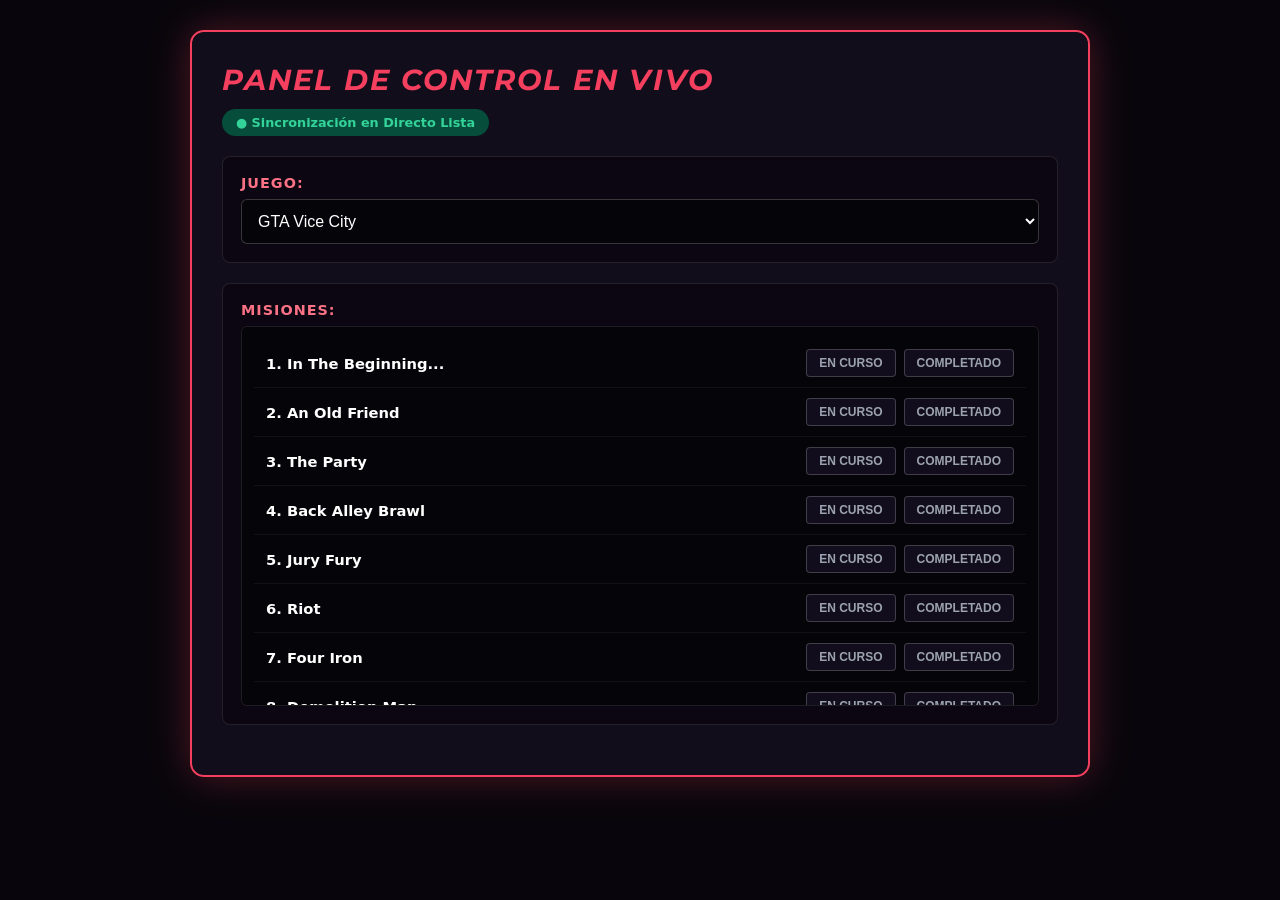
<file: admin.html>
<!DOCTYPE html>
<html lang="es">
<head>
    <meta charset="UTF-8">
    <meta name="viewport" content="width=device-width, initial-scale=1.0">
    <title>Panel Admin - GTA Master Hub</title>
    <link href="https://fonts.googleapis.com/css2?family=Montserrat:ital,wght@1,800;1,900&family=Teko:wght@600;700&display=swap" rel="stylesheet">
    <style>
        * { box-sizing: border-box; margin: 0; padding: 0; }
        body { background: #08060c; color: #f3f4f6; font-family: 'Segoe UI', system-ui, sans-serif; padding: 30px 20px; }
        .admin-container { max-width: 900px; margin: 0 auto; background: rgba(18, 14, 28, 0.95); border: 2px solid #f43f5e; border-radius: 14px; padding: 30px; box-shadow: 0 0 40px rgba(244, 63, 94, 0.3); }
        h1 { font-family: 'Montserrat', sans-serif; font-style: italic; text-transform: uppercase; font-size: 1.8rem; color: #f43f5e; margin-bottom: 12px; letter-spacing: 2px; }
        .status-sync { display: inline-block; padding: 6px 14px; border-radius: 20px; font-size: 0.8rem; font-weight: bold; margin-bottom: 20px; background: #064e3b; color: #34d399; }
        .control-group { margin-bottom: 20px; background: rgba(10, 6, 16, 0.8); padding: 18px; border-radius: 8px; border: 1px solid rgba(255,255,255,0.1); }
        label { display: block; font-size: 0.9rem; text-transform: uppercase; letter-spacing: 1px; color: #fb7185; margin-bottom: 8px; font-weight: bold; }
        select { width: 100%; background: #050408; border: 1px solid rgba(255,255,255,0.2); color: #fff; padding: 12px; border-radius: 6px; font-size: 1rem; outline: none; }
        .missions-list { max-height: 380px; overflow-y: auto; background: #050408; padding: 12px; border-radius: 6px; border: 1px solid rgba(255,255,255,0.1); }
        .mission-row { display: flex; justify-content: space-between; align-items: center; padding: 10px 12px; border-bottom: 1px solid rgba(255,255,255,0.05); gap: 15px; }
        .mission-name { font-size: 0.92rem; font-weight: 600; color: #fff; flex-grow: 1; }
        .action-btns { display: flex; gap: 8px; flex-shrink: 0; }
        .btn-status { padding: 6px 12px; border: 1px solid rgba(255,255,255,0.2); background: #110d1c; color: #9ca3af; font-size: 0.75rem; font-weight: 800; text-transform: uppercase; border-radius: 4px; cursor: pointer; }
        .btn-status.done-active { background: #10b981; border-color: #10b981; color: #000; }
        .btn-status.progress-active { background: #f5a623; border-color: #f5a623; color: #000; }
    </style>
</head>
<body>
    <div class="admin-container">
        <h1>Panel de Control en Vivo</h1>
        <div class="status-sync">● Sincronización en Directo Lista</div>

        <div class="control-group">
            <label for="gameSelector">Juego:</label>
            <select id="gameSelector" onchange="loadGameMissions()">
                <option value="gtavc">GTA Vice City</option>
                <option value="gtasa">GTA San Andreas</option>
                <option value="gta3">GTA III</option>
                <option value="gta4">GTA IV</option>
                <option value="gta5">GTA V</option>
            </select>
        </div>

        <div class="control-group">
            <label>Misiones:</label>
            <div id="missionsListContainer" class="missions-list"></div>
        </div>
    </div>

    <script>
        const BIN_ID = '66d7adbee41b4d34e42a98f1';
        const API_KEY = '$2a$10$7vN5eL4iZ8qB0.9J3lVlUeJ6wS4uWn0qG.E6j9YfL2oA6fU9lC3q.';

        const gameCatalogs = {
            gtavc: [
                {id: "vc_01", name: "1. In The Beginning..."}, {id: "vc_02", name: "2. An Old Friend"}, {id: "vc_03", name: "3. The Party"}, {id: "vc_04", name: "4. Back Alley Brawl"},
                {id: "vc_05", name: "5. Jury Fury"}, {id: "vc_06", name: "6. Riot"}, {id: "vc_07", name: "7. Four Iron"}, {id: "vc_08", name: "8. Demolition Man"},
                {id: "vc_09", name: "9. Two Bit Hit"}, {id: "vc_10", name: "10. Treacherous Swine"}, {id: "vc_11", name: "11. Mall Shootout"}, {id: "vc_12", name: "12. Guardian Angels"},
                {id: "vc_13", name: "13. Sir, Yes Sir!"}, {id: "vc_14", name: "14. All Hands on Deck!"}, {id: "vc_15", name: "15. The Chase"}, {id: "vc_16", name: "16. Phnom Penh '86"},
                {id: "vc_17", name: "17. The Fastest Boat"}, {id: "vc_18", name: "18. Supply & Demand"}, {id: "vc_19", name: "19. Death Row"}, {id: "vc_20", name: "20. Rub Out"},
                {id: "vc_21", name: "21. Shakedown"}, {id: "vc_22", name: "22. Bar Brawl"}, {id: "vc_23", name: "23. Cop Land"}, {id: "vc_24", name: "24. Road Kill"},
                {id: "vc_25", name: "25. Waste the Wife"}, {id: "vc_26", name: "26. Autocide"}, {id: "vc_27", name: "27. Check Out at the Check In"}, {id: "vc_28", name: "28. Loose Ends"},
                {id: "vc_29", name: "29. Love Juice"}, {id: "vc_30", name: "30. Psycho Killer"}, {id: "vc_31", name: "31. Publicity Tour"}, {id: "vc_32", name: "32. Stunt Boat Challenge"},
                {id: "vc_33", name: "33. Cannon Fodder"}, {id: "vc_34", name: "34. Naval Engagement"}, {id: "vc_35", name: "35. Juju Scramble"}, {id: "vc_36", name: "36. Bombs Away!"},
                {id: "vc_37", name: "37. Dirty Lickin's"}, {id: "vc_38", name: "38. Alloy Wheels of Steel"}, {id: "vc_39", name: "39. Messing with the Man"}, {id: "vc_40", name: "40. Hog Tied"},
                {id: "vc_41", name: "41. No Escape?"}, {id: "vc_42", name: "42. The Shootist"}, {id: "vc_43", name: "43. The Driver"}, {id: "vc_44", name: "44. The Job"},
                {id: "vc_45", name: "45. Gun Runner"}, {id: "vc_46", name: "46. Boomshine Saigon"}, {id: "vc_47", name: "47. Cap the Collector"}, {id: "vc_48", name: "48. Keep Your Friends Close..."}
            ],
            gtasa: [
                {id: "sa_01", name: "1. In the Beginning"}, {id: "sa_02", name: "2. Big Smoke"}, {id: "sa_03", name: "3. Ryder"}, {id: "sa_04", name: "4. Tagging Up Turf"},
                {id: "sa_05", name: "5. Cleaning the Hood"}, {id: "sa_06", name: "6. Drive-Thru"}, {id: "sa_07", name: "7. Nines and AK's"}, {id: "sa_08", name: "8. Drive-By"},
                {id: "sa_09", name: "9. Sweet's Girl"}, {id: "sa_10", name: "10. Cesar Vialpando"}, {id: "sa_11", name: "11. Home Invasion"}, {id: "sa_12", name: "12. Catalyst"},
                {id: "sa_13", name: "13. Robbing Uncle Sam"}, {id: "sa_14", name: "14. OG Loc"}, {id: "sa_15", name: "15. Running Dog"}, {id: "sa_16", name: "16. Wrong Side of the Tracks"},
                {id: "sa_17", name: "17. Just Business"}, {id: "sa_18", name: "18. High Stakes, Low-Rider"}, {id: "sa_19", name: "19. Life's a Beach"}, {id: "sa_20", name: "20. Madd Dogg's Rhymes"},
                {id: "sa_21", name: "21. Management Issues"}, {id: "sa_22", name: "22. House Party"}, {id: "sa_23", name: "23. Burning Desire"}, {id: "sa_24", name: "24. Gray Imports"},
                {id: "sa_25", name: "25. Doberman"}, {id: "sa_26", name: "26. Los Sepulcros"}, {id: "sa_27", name: "27. Reuniting the Families"}, {id: "sa_28", name: "28. The Green Sabre"},
                {id: "sa_29", name: "29. Badlands"}, {id: "sa_30", name: "30. First Date"}, {id: "sa_31", name: "31. Tanker Commander"}, {id: "sa_32", name: "32. Body Harvest"},
                {id: "sa_33", name: "33. King in Exile"}, {id: "sa_34", name: "34. First Base"}, {id: "sa_35", name: "35. Local Liquor Store"}, {id: "sa_36", name: "36. Gone Courting"},
                {id: "sa_37", name: "37. Against All Odds"}, {id: "sa_38", name: "38. Made in Heaven"}, {id: "sa_39", name: "39. Small Town Bank"}, {id: "sa_40", name: "40. Wu Zi Mu"},
                {id: "sa_41", name: "41. Farewell, My Love..."}, {id: "sa_42", name: "42. Are You Going to San Fierro?"}, {id: "sa_43", name: "43. Wear Flowers in Your Hair"}, {id: "sa_44", name: "44. 555 We Tip"},
                {id: "sa_45", name: "45. Deconstruction"}, {id: "sa_46", name: "46. Photo Opportunity"}, {id: "sa_47", name: "47. Jizzy"}, {id: "sa_48", name: "48. T-Bone Mendez"},
                {id: "sa_49", name: "49. Mike Toreno"}, {id: "sa_50", name: "50. Mountain Cloud Boys"}, {id: "sa_51", name: "51. Ran Fa Li"}, {id: "sa_52", name: "52. Lure"},
                {id: "sa_53", name: "53. Amphibious Assault"}, {id: "sa_54", name: "54. The Da Nang Thang"}, {id: "sa_55", name: "55. Air Raid"}, {id: "sa_56", name: "56. Supply Lines..."},
                {id: "sa_57", name: "57. New Model Army"}, {id: "sa_58", name: "58. Outrider"}, {id: "sa_59", name: "59. Snail Trail"}, {id: "sa_60", name: "60. Ice Cold Killa"},
                {id: "sa_61", name: "61. Pier 69"}, {id: "sa_62", name: "62. Toreno's Last Flight"}, {id: "sa_63", name: "63. Yay Ka-Boom-Boom"}, {id: "sa_64", name: "64. Monster"},
                {id: "sa_65", name: "65. Highjack"}, {id: "sa_66", name: "66. Interdiction"}, {id: "sa_67", name: "67. Verdant Meadows"}, {id: "sa_68", name: "68. Learning to Fly"},
                {id: "sa_69", name: "69. N.O.E."}, {id: "sa_70", name: "70. Stowaway"}, {id: "sa_71", name: "71. Black Project"}, {id: "sa_72", name: "72. Green Goo"},
                {id: "sa_73", name: "73. Fender Ketchup"}, {id: "sa_74", name: "74. Explosive Situation"}, {id: "sa_75", name: "75. You've Had Your Chips"}, {id: "sa_76", name: "76. Misappropriation"},
                {id: "sa_77", name: "77. The Meat Business"}, {id: "sa_78", name: "78. Madd Dogg"}, {id: "sa_79", name: "79. Architectural Espionage"}, {id: "sa_80", name: "80. Key to Her Heart"},
                {id: "sa_81", name: "81. Dam and Blast"}, {id: "sa_82", name: "82. Cop Wheels"}, {id: "sa_83", name: "83. Up, Up and Away!"}, {id: "sa_84", name: "84. Don Peyote"},
                {id: "sa_85", name: "85. Intensive Care"}, {id: "sa_86", name: "86. The Meat Business"}, {id: "sa_87", name: "87. Freefall"}, {id: "sa_88", name: "88. High Noon"},
                {id: "sa_89", name: "89. Saint Mark's Bistro"}, {id: "sa_90", name: "90. Breaking the Bank at Caligula's"}, {id: "sa_91", name: "91. A Home in the Hills"}, {id: "sa_92", name: "92. Vertical Bird"},
                {id: "sa_93", name: "93. Home Coming"}, {id: "sa_94", name: "94. Beat Down on B Dup"}, {id: "sa_95", name: "95. Grove 4 Life"}, {id: "sa_96", name: "96. Riot"},
                {id: "sa_97", name: "97. Cut Throat Business"}, {id: "sa_98", name: "98. Los Desperados"}, {id: "sa_99", name: "99. Control de Territorios"}, {id: "sa_100", name: "100. End of the Line"}
            ],
            gta3: [
                {id: "g3_01", name: "1. Give Me Liberty"}, {id: "g3_02", name: "2. Luigi's Girls"}, {id: "g3_03", name: "3. Don't Spank Ma Bitch Up"}, {id: "g3_04", name: "4. Drive Mister Cheetah"},
                {id: "g3_05", name: "5. Pump-Action Pimp"}, {id: "g3_06", name: "6. The Fuzz Ball"}, {id: "g3_07", name: "7. Mike Lips Won't Go"}, {id: "g3_08", name: "8. Farewell 'Chunky' Lee Chong"},
                {id: "g3_09", name: "9. Van Heist"}, {id: "g3_10", name: "10. Cipriani's Chauffeur"}, {id: "g3_11", name: "11. Dead Skunk in the Trunk"}, {id: "g3_12", name: "12. The Getaway"},
                {id: "g3_13", name: "13. Taking Out the Laundry"}, {id: "g3_14", name: "14. The Pick-Up"}, {id: "g3_15", name: "15. Salvatore's Called a Meeting"}, {id: "g3_16", name: "16. Triads and Tribulations"},
                {id: "g3_17", name: "17. Blow Fish"}, {id: "g3_18", name: "18. Chaperone"}, {id: "g3_19", name: "19. Cutting the Grass"}, {id: "g3_20", name: "20. Bomb Da Base: Act I"},
                {id: "g3_21", name: "21. Bomb Da Base: Act II"}, {id: "g3_22", name: "22. Last Requests"}, {id: "g3_23", name: "23. Sayonara Salvatore"}, {id: "g3_24", name: "24. Under Surveillance"},
                {id: "g3_25", name: "25. Paparazzi Purge"}, {id: "g3_26", name: "26. Payday for Ray"}, {id: "g3_27", name: "27. Two-Faced Tanner"}, {id: "g3_28", name: "28. Kanbu Bust-Out"},
                {id: "g3_29", name: "29. Grand Theft Auto"}, {id: "g3_30", name: "30. Deal Steal"}, {id: "g3_31", name: "31. Shima"}, {id: "g3_32", name: "32. Smack Down"},
                {id: "g3_33", name: "33. Silence the Sneak"}, {id: "g3_34", name: "34. Arms Shortage"}, {id: "g3_35", name: "35. Evidence Dash"}, {id: "g3_36", name: "36. Gone Fishing"},
                {id: "g3_37", name: "37. Plaster Blaster"}, {id: "g3_38", name: "38. Liberator"}, {id: "g3_39", name: "39. Waka-Gashira Wipeout"}, {id: "g3_40", name: "40. A Drop in the Ocean"},
                {id: "g3_41", name: "41. Grand Theft Aero"}, {id: "g3_42", name: "42. Escort Service"}, {id: "g3_43", name: "43. Decoy"}, {id: "g3_44", name: "44. Love's Disappearance"},
                {id: "g3_45", name: "45. Marked Man"}, {id: "g3_46", name: "46. Bait"}, {id: "g3_47", name: "47. Espresso-2-Go!"}, {id: "g3_48", name: "48. S.A.M."},
                {id: "g3_49", name: "49. Ransom"}, {id: "g3_50", name: "50. The Exchange (Parte 1)"}, {id: "g3_51", name: "51. The Exchange (Parte 2 - Final)"}
            ],
            gta4: [
                {id: "g4_01", name: "1. The Cousins Bellic"}, {id: "g4_02", name: "2. It's Your Call"}, {id: "g4_03", name: "3. Three's a Crowd"}, {id: "g4_04", name: "4. Bleed Out"},
                {id: "g4_05", name: "5. Easy Fare"}, {id: "g4_06", name: "6. Jamaican Heat"}, {id: "g4_07", name: "7. Uncle Vlad"}, {id: "g4_08", name: "8. Crime and Punishment"},
                {id: "g4_09", name: "9. Do You Have Protection?"}, {id: "g4_10", name: "10. Shadow"}, {id: "g4_11", name: "11. Excavator"}, {id: "g4_12", name: "12. The Puerto Rican Connection"},
                {id: "g4_13", name: "13. Call and Collect"}, {id: "g4_14", name: "14. Intermezzo"}, {id: "g4_15", name: "15. Meat Capital"}, {id: "g4_16", name: "16. Wearing It Out"},
                {id: "g4_17", name: "17. Bull in a China Shop"}, {id: "g4_18", name: "18. Escuela of the Streets"}, {id: "g4_19", name: "19. Luck of the Irish"}, {id: "g4_20", name: "20. Blow Your Cover"},
                {id: "g4_21", name: "21. Deconstruction for Beginners"}, {id: "g4_22", name: "22. Photo Shoot"}, {id: "g4_23", name: "23. Ruff Rider"}, {id: "g4_24", name: "24. The Holland Play"},
                {id: "g4_25", name: "25. Street Sweeper"}, {id: "g4_26", name: "26. Harbouring a Grudge"}, {id: "g4_27", name: "27. Waste Not Want Kills"}, {id: "g4_28", name: "28. Three Leaf Clover"},
                {id: "g4_29", name: "29. Smackdown"}, {id: "g4_30", name: "30. Babysitting"}, {id: "g4_31", name: "31. Tunnel of Death"}, {id: "g4_32", name: "32. Blood Brothers"},
                {id: "g4_33", name: "33. I'll Take Her"}, {id: "g4_34", name: "34. Union Drive"}, {id: "g4_35", name: "35. Smackdown (Gerry)"}, {id: "g4_36", name: "36. Hating the Haters"},
                {id: "g4_37", name: "37. Union Drive (Bernie)"}, {id: "g4_38", name: "38. Pegorino's Pride"}, {id: "g4_39", name: "39. Payback"}, {id: "g4_40", name: "40. Catch the Wave"},
                {id: "g4_41", name: "41. Tres Chic"}, {id: "g4_42", name: "42. Entourage"}, {id: "g4_43", name: "43. Dining Out"}, {id: "g4_44", name: "44. Liquidize the Assets"},
                {id: "g4_45", name: "45. That Special Someone"}, {id: "g4_46", name: "46. One Last Thing (Decisión Final)"}
            ],
            gta5: [
                {id: "g5_01", name: "1. Prólogo"}, {id: "g5_02", name: "2. Franklin y Lamar"}, {id: "g5_03", name: "3. Reposesión"}, {id: "g5_04", name: "4. Complicaciones"},
                {id: "g5_05", name: "5. Padre e Hijo"}, {id: "g5_06", name: "6. Solicitud de Amistad"}, {id: "g5_07", name: "7. El golpe a la joyería (Prep)"}, {id: "g5_08", name: "8. El golpe a la joyería (Ejecución)"},
                {id: "g5_09", name: "9. Sr. Philips"}, {id: "g5_10", name: "10. Tráfico Arrojadizo"}, {id: "g5_11", name: "11. Al alimón"}, {id: "g5_12", name: "12. Lamar baja los humos"},
                {id: "g5_13", name: "13. Reunión de familia"}, {id: "g5_14", name: "14. Vigilando el tido"}, {id: "g5_15", name: "15. Desenterrando el pasado"}, {id: "g5_16", name: "16. Prep. golpe al carguero"},
                {id: "g5_17", name: "17. El golpe al carguero"}, {id: "g5_18", name: "18. Blitz Play"}, {id: "g5_19", name: "19. Señor Richards"}, {id: "g5_20", name: "20. Asalto al cañón"},
                {id: "g5_21", name: "21. Oof, la ley"}, {id: "g5_22", name: "22. El escondite"}, {id: "g5_23", name: "23. Safari por el barrio"}, {id: "g5_24", name: "24. Eq. de investigación"},
                {id: "g5_25", name: "25. Material militar"}, {id: "g5_26", name: "26. El golpe a Paleto Bay"}, {id: "g5_27", name: "27. Lamar contra los Vagos"}, {id: "g5_28", name: "28. Reunión de amigos"},
                {id: "g5_29", name: "29. El orgullo de Jackie"}, {id: "g5_30", name: "30. Asalto al FBI (Prep)"}, {id: "g5_31", name: "31. Asalto al FBI (Ejecución)"}, {id: "g5_32", name: "32. Desenterrando (Alternativa)"},
                {id: "g5_33", name: "33. Encargo de la mafia"}, {id: "g5_34", name: "34. Tiempo de paseo"}, {id: "g5_35", name: "35. Insp. Union Depository"}, {id: "g5_36", name: "36. Vehículos de huida"},
                {id: "g5_37", name: "37. Perforadora"}, {id: "g5_38", name: "38. Trajes de escape"}, {id: "g5_39", name: "39. El gran golpe"}, {id: "g5_40", name: "40. Opción A: Matar a Trevor"},
                {id: "g5_41", name: "41. Opción B: Matar a Michael"}, {id: "g5_42", name: "42. Opción C: Salvar a los dos"}
            ]
        };

        let liveState = {
            missions: {},
            activeMission: "Explorando la Saga GTA",
            totalCompleted: 0
        };

        async function init() {
            const local = localStorage.getItem("gta_state_store");
            if (local) {
                try { liveState = JSON.parse(local); } catch(e){}
            }

            try {
                const res = await fetch(`https://api.jsonbin.io/v3/b/${BIN_ID}/latest`, {
                    headers: { 'X-Master-Key': API_KEY }
                });
                if (res.ok) {
                    const json = await res.json();
                    if (json.record) {
                        liveState = json.record;
                        localStorage.setItem("gta_state_store", JSON.stringify(liveState));
                    }
                }
            } catch (e) {}

            loadGameMissions();
        }

        function loadGameMissions() {
            const gameKey = document.getElementById('gameSelector').value;
            const container = document.getElementById('missionsListContainer');
            container.innerHTML = '';

            if (!liveState.missions[gameKey]) liveState.missions[gameKey] = {};

            gameCatalogs[gameKey].forEach(task => {
                const item = liveState.missions[gameKey][task.id] || { done: false, inProgress: false };
                const row = document.createElement('div');
                row.className = 'mission-row';
                row.innerHTML = `
                    <span class="mission-name">${task.name}</span>
                    <div class="action-btns">
                        <button type="button" class="btn-status ${item.inProgress ? 'progress-active' : ''}" onclick="setStatus('${gameKey}', '${task.id}', '${task.name}', 'progress')">En curso</button>
                        <button type="button" class="btn-status ${item.done ? 'done-active' : ''}" onclick="setStatus('${gameKey}', '${task.id}', '${task.name}', 'done')">Completado</button>
                    </div>
                `;
                container.appendChild(row);
            });
        }

        async function setStatus(gameKey, taskId, taskName, type) {
            if (!liveState.missions[gameKey]) liveState.missions[gameKey] = {};
            if (!liveState.missions[gameKey][taskId]) liveState.missions[gameKey][taskId] = { done: false, inProgress: false };

            const t = liveState.missions[gameKey][taskId];

            if (type === 'done') {
                t.done = !t.done;
                if (t.done) t.inProgress = false;
            } else if (type === 'progress') {
                const willBe = !t.inProgress;
                Object.keys(liveState.missions).forEach(g => {
                    Object.keys(liveState.missions[g]).forEach(id => {
                        liveState.missions[g][id].inProgress = false;
                    });
                });
                t.inProgress = willBe;
                liveState.activeMission = willBe ? taskName : "Explorando la Saga GTA";
            }

            let count = 0;
            Object.keys(liveState.missions).forEach(g => {
                Object.values(liveState.missions[g]).forEach(obj => {
                    if (obj.done) count++;
                });
            });
            liveState.totalCompleted = count;

            localStorage.setItem("gta_state_store", JSON.stringify(liveState));
            loadGameMissions();

            try {
                await fetch(`https://api.jsonbin.io/v3/b/${BIN_ID}`, {
                    method: 'PUT',
                    headers: {
                        'Content-Type': 'application/json',
                        'X-Master-Key': API_KEY
                    },
                    body: JSON.stringify(liveState)
                });
            } catch(e) {}
        }

        window.addEventListener('DOMContentLoaded', init);
    </script>
</body>
</html>
</file>
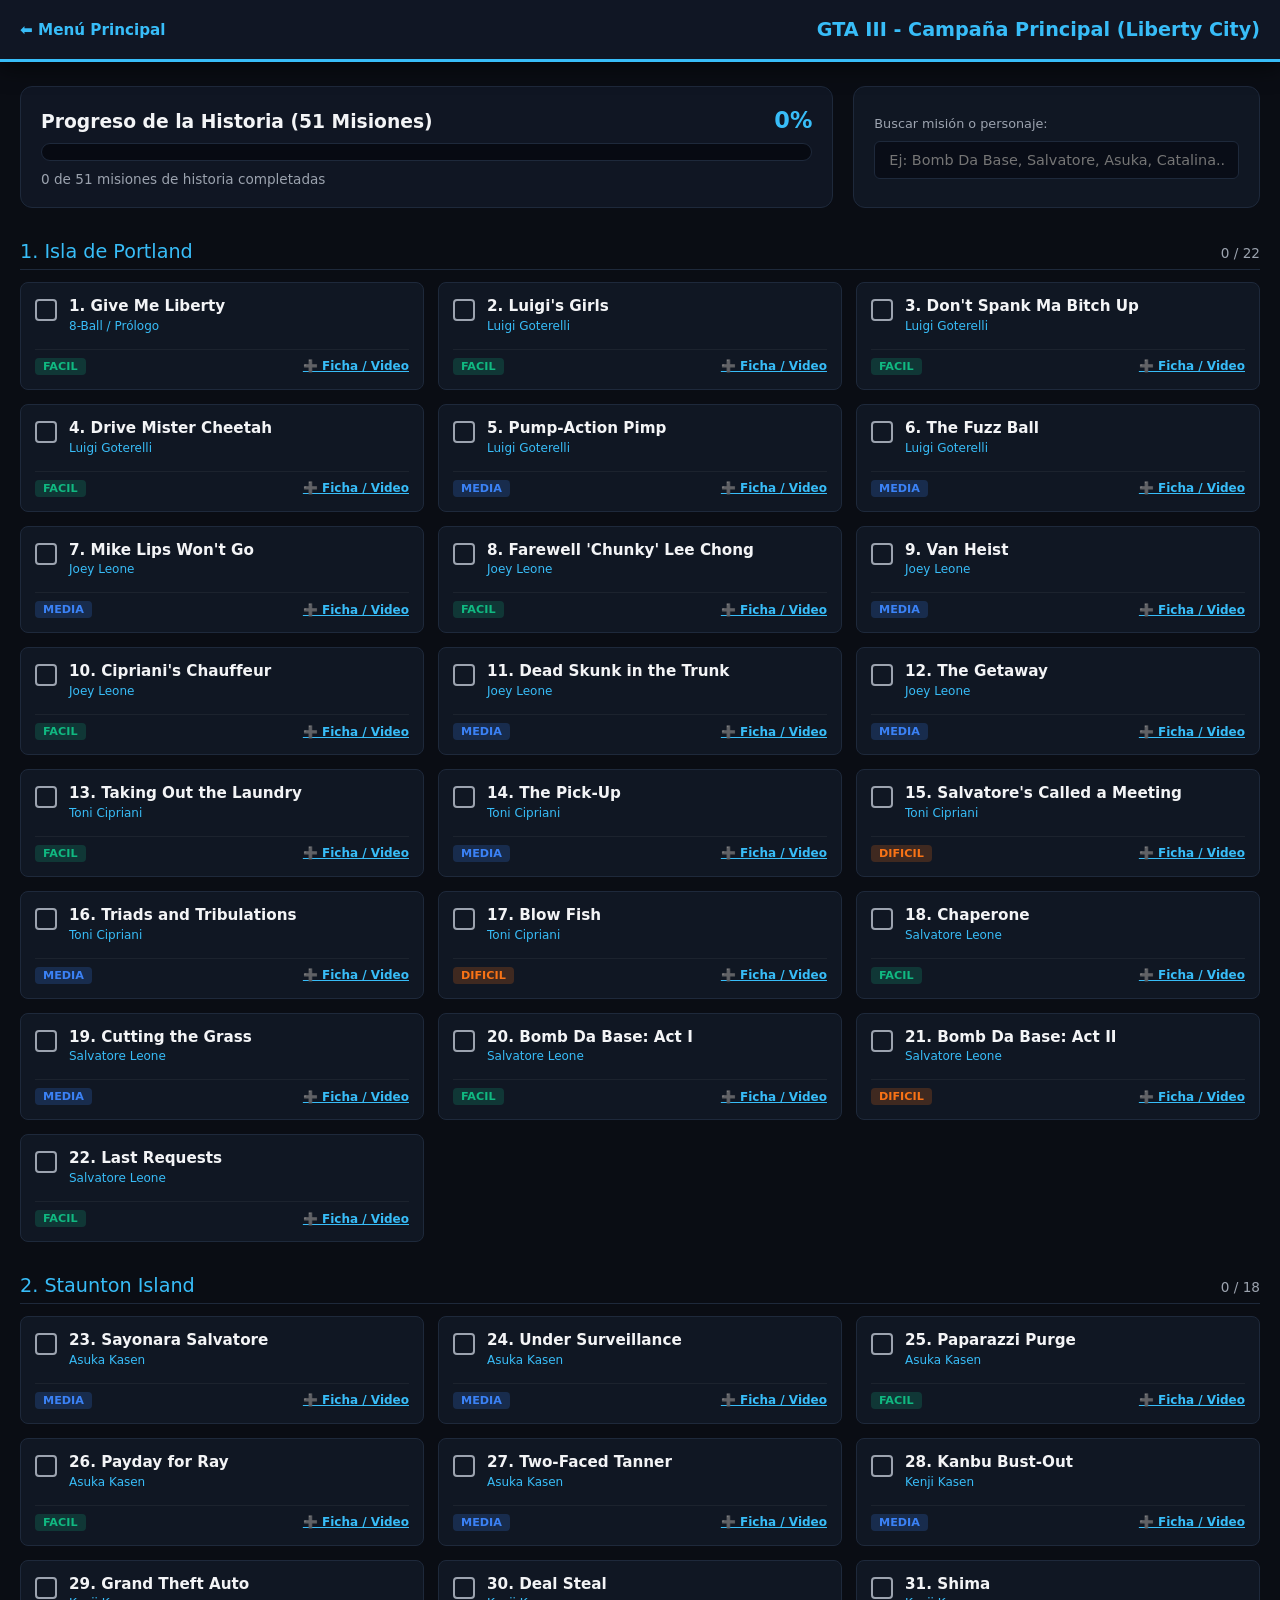
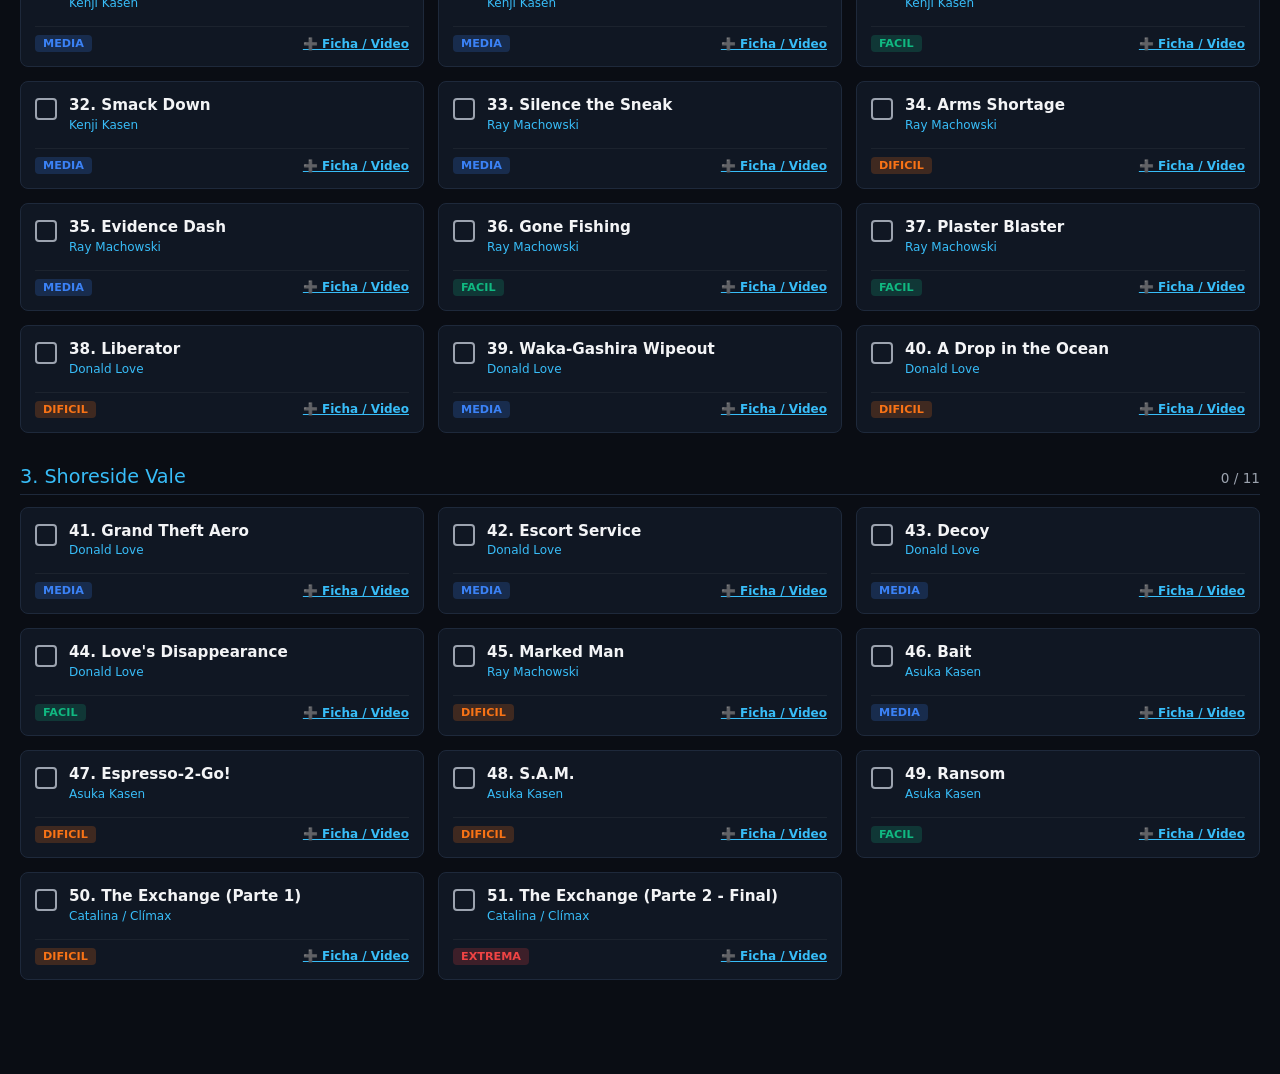
<file: gta3.htm>
<!DOCTYPE html>
<html lang="es">
<head>
    <meta charset="UTF-8">
    <meta name="viewport" content="width=device-width, initial-scale=1.0">
    <title>GTA III - Modo Historia Tracker</title>
    <style>
        /* ==========================================================================
           ZONA DE PERSONALIZACIÓN VISUAL (GTA III)
           ==========================================================================
           1. FONDO GLOBAL: Descomenta 'background-image' en body y coloca tu ruta/URL.
           2. BANNER HEADER: Descomenta 'background-image' en header.
           3. LOGO: Cambia .header-logo a 'display: block;' y descomenta la etiqueta <img>.
           ========================================================================== */

        body {
            background-color: #0a0d14;
            /* background-image: linear-gradient(rgba(10, 13, 20, 0.90), rgba(10, 13, 20, 0.96)), url('fondo-gta3.jpg'); */
            background-repeat: no-repeat;
            background-position: center top;
            background-size: cover;
            background-attachment: fixed;
            color: #f3f4f6;
            padding-bottom: 70px;
        }

        header {
            background-color: #101624;
            /* background-image: linear-gradient(180deg, rgba(16, 22, 36, 0.75) 0%, rgba(10, 13, 20, 0.95) 100%), url('banner-gta3.jpg'); */
            background-repeat: no-repeat;
            background-position: center;
            background-size: cover;
            border-bottom: 3px solid #38bdf8;
            padding: 18px 20px;
            position: sticky;
            top: 0;
            z-index: 60;
            box-shadow: 0 4px 25px rgba(0, 0, 0, 0.65);
        }

        .header-logo {
            max-height: 48px;
            width: auto;
            display: none;
            object-fit: contain;
        }

        /* ==========================================================================
           ESTILOS DEL TRACKER DE HISTORIA
           ========================================================================== */
        :root {
            --bg-card: rgba(18, 24, 38, 0.88);
            --accent: #38bdf8;
            --accent-glow: #60a5fa;
            --text: #f3f4f6;
            --text-dim: #9ca3af;
            --border: #1e293b;
            --easy: #10b981;
            --medium: #3b82f6;
            --hard: #f97316;
            --extreme: #ef4444;
        }

        * { box-sizing: border-box; margin: 0; padding: 0; font-family: 'Segoe UI', system-ui, sans-serif; }

        .nav-bar {
            max-width: 1300px;
            margin: 0 auto;
            display: flex;
            justify-content: space-between;
            align-items: center;
            gap: 15px;
        }

        .back-link {
            color: var(--accent);
            text-decoration: none;
            font-weight: 700;
            font-size: 0.95rem;
            display: flex;
            align-items: center;
            gap: 6px;
        }
        .back-link:hover { color: #fff; }

        main { max-width: 1300px; margin: 24px auto; padding: 0 20px; }

        .dashboard {
            display: grid;
            grid-template-columns: 2fr 1fr;
            gap: 20px;
            margin-bottom: 24px;
        }

        @media (max-width: 900px) {
            .dashboard { grid-template-columns: 1fr; }
        }

        .progress-card {
            background: var(--bg-card);
            backdrop-filter: blur(10px);
            border: 1px solid var(--border);
            border-radius: 12px;
            padding: 20px;
        }

        .progress-header { display: flex; justify-content: space-between; align-items: baseline; margin-bottom: 10px; }
        .progress-bar-bg { background: #070a12; height: 18px; border-radius: 9px; overflow: hidden; border: 1px solid var(--border); }
        .progress-bar-fill {
            background: linear-gradient(90deg, var(--accent), #2563eb);
            height: 100%;
            width: 0%;
            transition: width 0.3s cubic-bezier(0.4, 0, 0.2, 1);
        }

        .filter-panel {
            background: var(--bg-card);
            border: 1px solid var(--border);
            border-radius: 12px;
            padding: 20px;
            display: flex;
            flex-direction: column;
            justify-content: center;
            gap: 10px;
        }

        .search-input {
            width: 100%;
            background: #090d17;
            border: 1px solid var(--border);
            color: #fff;
            padding: 10px 14px;
            border-radius: 6px;
            outline: none;
            font-size: 0.9rem;
        }
        .search-input:focus { border-color: var(--accent); }

        .category-section { margin-top: 32px; }
        .category-title {
            font-size: 1.2rem;
            margin-bottom: 12px;
            border-bottom: 1px solid var(--border);
            padding-bottom: 6px;
            color: var(--accent);
            display: flex;
            justify-content: space-between;
            align-items: baseline;
        }
        .category-sub { font-size: 0.85rem; color: var(--text-dim); font-weight: normal; }

        .tasks-grid { display: grid; grid-template-columns: repeat(auto-fill, minmax(360px, 1fr)); gap: 14px; }

        .task-card {
            background: var(--bg-card);
            border: 1px solid var(--border);
            border-radius: 8px;
            padding: 14px;
            display: flex;
            flex-direction: column;
            justify-content: space-between;
            transition: transform 0.15s, border-color 0.15s;
        }
        .task-card:hover { border-color: #3b82f6; transform: translateY(-2px); }
        .task-card.completed { border-color: rgba(56, 189, 248, 0.5); background: rgba(56, 189, 248, 0.06); }

        .task-top { display: flex; align-items: flex-start; gap: 12px; margin-bottom: 8px; }
        .task-checkbox {
            appearance: none;
            width: 22px;
            height: 22px;
            border: 2px solid var(--text-dim);
            border-radius: 4px;
            cursor: pointer;
            display: grid;
            place-content: center;
            margin-top: 2px;
            flex-shrink: 0;
        }
        .task-checkbox:checked { background-color: var(--easy); border-color: var(--easy); }
        .task-checkbox:checked::before { content: "✓"; color: #fff; font-size: 14px; font-weight: 900; }

        .task-info { flex-grow: 1; cursor: pointer; }
        .task-name { font-weight: 700; font-size: 0.95rem; line-height: 1.3; }
        .task-character { font-size: 0.75rem; color: var(--accent); margin-top: 2px; }

        .task-bottom {
            display: flex;
            justify-content: space-between;
            align-items: center;
            font-size: 0.75rem;
            border-top: 1px solid rgba(255,255,255,0.05);
            padding-top: 8px;
            margin-top: 8px;
        }

        .difficulty { padding: 2px 8px; border-radius: 4px; font-weight: 700; text-transform: uppercase; font-size: 0.7rem; }
        .diff-facil { background: rgba(16, 185, 129, 0.2); color: var(--easy); }
        .diff-media { background: rgba(59, 130, 246, 0.2); color: var(--medium); }
        .diff-dificil { background: rgba(249, 115, 22, 0.2); color: var(--hard); }
        .diff-extrema { background: rgba(239, 68, 68, 0.2); color: var(--extreme); }

        .btn-modal {
            color: var(--accent);
            background: none;
            border: none;
            cursor: pointer;
            font-weight: 600;
            text-decoration: underline;
            font-size: 0.75rem;
        }

        /* Modal */
        .modal {
            position: fixed;
            top: 0; left: 0; width: 100%; height: 100%;
            background: rgba(0,0,0,0.85);
            display: none;
            justify-content: center;
            align-items: center;
            padding: 20px;
            z-index: 100;
        }

        .modal-content {
            background: #111726;
            border: 1px solid var(--border);
            max-width: 640px;
            width: 100%;
            border-radius: 12px;
            padding: 24px;
            position: relative;
            max-height: 90vh;
            overflow-y: auto;
        }

        .modal-close {
            position: absolute;
            top: 14px; right: 16px;
            background: none;
            border: none;
            color: #fff;
            font-size: 1.5rem;
            cursor: pointer;
        }

        .modal-badge-group { display: flex; gap: 8px; align-items: center; margin: 8px 0 14px 0; }
        .tag-meta { background: #080d17; border: 1px solid var(--border); padding: 2px 8px; border-radius: 4px; font-size: 0.75rem; color: var(--text-dim); }

        .objectives-list {
            list-style: none;
            margin: 12px 0;
            background: #080d17;
            padding: 12px 16px;
            border-radius: 8px;
            border: 1px solid var(--border);
        }

        .objectives-list li {
            position: relative;
            padding-left: 18px;
            margin-bottom: 6px;
            font-size: 0.88rem;
            color: #d1d5db;
        }
        .objectives-list li::before {
            content: "•";
            position: absolute;
            left: 4px;
            color: var(--accent);
            font-weight: bold;
        }

        .video-box {
            margin-top: 14px;
            width: 100%;
            min-height: 200px;
            background: #000;
            display: flex;
            justify-content: center;
            align-items: center;
            border-radius: 6px;
            overflow: hidden;
        }
        .video-box iframe, .video-box video { width: 100%; height: 260px; }

        .input-group {
            margin-top: 12px;
            display: flex;
            flex-direction: column;
            gap: 4px;
            font-size: 0.8rem;
            color: var(--text-dim);
        }
        .input-group input {
            background: #080d17;
            border: 1px solid var(--border);
            padding: 8px;
            border-radius: 4px;
            color: #fff;
        }

        .btn-submit {
            background: var(--accent);
            color: #000;
            border: none;
            padding: 10px;
            border-radius: 6px;
            font-weight: bold;
            width: 100%;
            margin-top: 16px;
            cursor: pointer;
        }
    </style>
</head>
<body>

    <header>
        <div class="nav-bar">
            <a href="index.html" class="back-link">⬅ Menú Principal</a>
            <div style="display: flex; align-items: center; gap: 12px;">
                <!-- <img src="logo-gta3.png" alt="GTA III Logo" class="header-logo"> -->
                <h2 style="font-size: 1.2rem; color: var(--accent);">GTA III - Campaña Principal (Liberty City)</h2>
            </div>
        </div>
    </header>

    <main>
        <div class="dashboard">
            <section class="progress-card">
                <div class="progress-header">
                    <h3>Progreso de la Historia (51 Misiones)</h3>
                    <span id="pctDisplay" style="font-size: 1.4rem; font-weight: 800; color: var(--accent);">0%</span>
                </div>
                <div class="progress-bar-bg">
                    <div id="barDisplay" class="progress-bar-fill"></div>
                </div>
                <p id="statsText" style="margin-top: 10px; font-size: 0.85rem; color: var(--text-dim);">0 de 51 misiones completadas</p>
            </section>

            <section class="filter-panel">
                <label style="font-size: 0.8rem; color: var(--text-dim);">Buscar misión o personaje:</label>
                <input type="text" id="searchInput" class="search-input" placeholder="Ej: Bomb Da Base, Salvatore, Asuka, Catalina..." oninput="handleSearch()">
            </section>
        </div>

        <section id="tasksContainer"></section>
    </main>

    <!-- Modal Detallado con Objetivos y Multimedia -->
    <div id="taskModal" class="modal">
        <div class="modal-content">
            <button class="modal-close" onclick="closeModal()">&times;</button>
            <h2 id="mName" style="margin-bottom: 2px;"></h2>
            <div id="mCharacter" style="font-size: 0.85rem; color: var(--accent); font-weight: bold;"></div>

            <div class="modal-badge-group">
                <span id="mDiff" class="difficulty"></span>
                <span id="mReward" class="tag-meta"></span>
            </div>

            <p id="mDesc" style="font-size: 0.92rem; line-height: 1.5; color: #d1d5db;"></p>

            <h4 style="margin-top: 14px; font-size: 0.85rem; color: var(--accent); text-transform: uppercase;">Objetivos Canónicos:</h4>
            <ul id="mObjectives" class="objectives-list"></ul>

            <hr style="border: 0; border-top: 1px solid var(--border); margin: 20px 0;">

            <h4>Registro Multimedia / Evidencia</h4>
            <div class="input-group">
                <label>Enlace Web o YouTube:</label>
                <input type="text" id="mUrl" placeholder="https://www.youtube.com/watch?v=...">
            </div>
            <div class="input-group">
                <label>O cargar archivo local (mp4, webm):</label>
                <input type="file" id="mFile" accept="video/*" onchange="handleFile(event)">
            </div>
            <div class="video-box" id="mVideoViewer">
                <span style="font-size: 0.8rem; color: var(--text-dim);">Sin video adjunto</span>
            </div>
            <button class="btn-submit" onclick="saveTaskMedia()">Guardar Registro</button>
        </div>
    </div>

    <script>
        const GAME_ID = 'gta3';

        // Las 51 misiones canónicas cronológicas de la historia de GTA III
        const tasks = [
            // --- ACTO 1: ISLA DE PORTLAND ---
            { id: "g3_01", cat: "1. Isla de Portland", character: "8-Ball / Prólogo", name: "1. Give Me Liberty", diff: "facil", reward: "$0", desc: "Huida del furgón penitenciario volado en el Puente Callahan y llegada al primer piso franco.", objectives: ["Ver la cinemática de fuga en el puente", "Subir al Kuruma con 8-Ball", "Conducir hasta el piso franco en Red Light District", "Cambiar de ropa"] },
            { id: "g3_02", cat: "1. Isla de Portland", character: "Luigi Goterelli", name: "2. Luigi's Girls", diff: "facil", reward: "$1,500", desc: "Primer trabajo para el club de strippers Sex Club Seven.", objectives: ["Recoger el coche Kuruma frente al club", "Conducir hasta el hospital general en Trenton", "Recoger a Misty y llevarla de vuelta al club de Luigi"] },
            { id: "g3_03", cat: "1. Isla de Portland", character: "Luigi Goterelli", name: "3. Don't Spank Ma Bitch Up", diff: "facil", reward: "$4,000", desc: "Eliminación de un camello de la droga 'SPANK' en los muelles de Portland Harbor.", objectives: ["Recoger el bate de béisbol", "Ir a los muelles", "Golpear al camello hasta matarlo", "Robar su coche Stallion, pintarlo en Pay 'n' Spray y guardarlo en el garaje de Luigi"] },
            { id: "g3_04", cat: "1. Isla de Portland", character: "Luigi Goterelli", name: "4. Drive Mister Cheetah", diff: "facil", reward: "$4,000", desc: "Transporte de Mister Cheetah hasta la clínica clandestina evadiendo a la policía.", objectives: ["Recoger el Cheetah", "Conducir con cuidado evitando daños", "Llevar al cliente a la clínica antes de que expire el tiempo"] },
            { id: "g3_05", cat: "1. Isla de Portland", character: "Luigi Goterelli", name: "5. Pump-Action Pimp", diff: "media", reward: "$4,000", desc: "Ajuste de cuentas contra dos proxenetas armados con escopetas en un Diablo Stallion.", objectives: ["Recoger la pistola en Ammu-Nation", "Localizar el vehículo Diablo", "Embestir el coche para obligar a los rivales a bajar", "Eliminar a ambos proxenetas antes de que te abatan con sus escopetas"] },
            { id: "g3_06", cat: "1. Isla de Portland", character: "Luigi Goterelli", name: "6. The Fuzz Ball", diff: "media", reward: "$2,000 - $4,000", desc: "Recogida contrarreloj de chicas de compañía por toda la isla para llevarlas a la fiesta del sindicato policial.", objectives: ["Conseguir un coche de 4 plazas rápido", "Recoger al menos a 4 chicas repartidas por Portland", "Llevarlas a la fiesta antes de que se agote el tiempo"] },
            { id: "g3_07", cat: "1. Isla de Portland", character: "Joey Leone", name: "7. Mike Lips Won't Go", diff: "media", reward: "$10,000", desc: "Colocación de un coche bomba en el vehículo del matón Mike Lips de la familia Forelli.", objectives: ["Ir al bistró de Saint Mark's", "Robar el Idaho de Mike Lips sin rayarlo", "Llevarlo al taller de 8-Ball para armar el explosivo", "Devolverlo al mismo sitio de aparcamiento y alejarte antes de que suba"] },
            { id: "g3_08", cat: "1. Isla de Portland", character: "Joey Leone", name: "8. Farewell 'Chunky' Lee Chong", diff: "facil", reward: "$10,000", desc: "Asesinato del vendedor ambulante de SPANK Chunky Lee Chong en Chinatown.", objectives: ["Comprar una pistola", "Entrar a pie a la zona peatonal de Chinatown", "Eliminar a los matones de las Tríadas", "Abatir a Lee Chong antes de que suba a su furgoneta Perennial"] },
            { id: "g3_09", cat: "1. Isla de Portland", character: "Joey Leone", name: "9. Van Heist", diff: "media", reward: "$20,000", desc: "Asalto a un furgón blindado Securicar embistiéndolo para forzar a la tripulación a huir.", objectives: ["Conseguir un vehículo pesado", "Embestir reiteradamente el furgón Securicar hasta llenar la barra de daño", "Subir al furgón blindado y llevarlo al garaje de Joey en Trenton"] },
            { id: "g3_10", cat: "1. Isla de Portland", character: "Joey Leone", name: "10. Cipriani's Chauffeur", diff: "facil", reward: "$2,000", desc: "Servicio de chófer para Toni Cipriani atacado por las Tríadas en la lavandería.", objectives: ["Llevar a Toni a la lavandería del Sr. Wong", "Esperar en el coche y sobrevivir a la emboscada con Uzi", "Escapar rápidamente y llevar a Toni a salvo al restaurante de su madre"] },
            { id: "g3_11", cat: "1. Isla de Portland", character: "Joey Leone", name: "11. Dead Skunk in the Trunk", diff: "media", reward: "$10,000", desc: "Destrucción de un coche con un cadáver dentro en la trituradora de Harwood.", objectives: ["Localizar el coche frente al café de los Forelli", "Esquivar la emboscada de dos coches rivales que intentan cerrarte el paso", "Conducir el coche a la trituradora de chatarra"] },
            { id: "g3_12", cat: "1. Isla de Portland", character: "Joey Leone", name: "12. The Getaway", diff: "media", reward: "$10,000", desc: "Conducción de huida para un atraco a un banco en Chinatown.", objectives: ["Conseguir un coche de 4 plazas rápido antes de las 17:00", "Recoger a los atracadores y llevarlos al banco", "Esperar a que completen el robo", "Despistar el nivel de 3 estrellas de búsqueda y dejarlos en su piso franco"] },
            { id: "g3_13", cat: "1. Isla de Portland", character: "Toni Cipriani", name: "13. Taking Out the Laundry", diff: "facil", reward: "$20,000", desc: "Destrucción de las tres furgonetas de reparto de la lavandería de las Tríadas.", objectives: ["Recoger las granadas", "Localizar las tres furgonetas que circulan por Portland", "Bloquear su paso y destruirlas con granadas o armas pesadas"] },
            { id: "g3_14", cat: "1. Isla de Portland", character: "Toni Cipriani", name: "14. The Pick-Up", diff: "media", reward: "$10,000", desc: "Recogida de un maletín con dinero de extorsión en un callejón de Chinatown.", objectives: ["Ir al callejón marcado", "Recoger el maletín", "Sobrevivir a la emboscada de las Tríadas que bloquean las salidas con camiones", "Llevar el dinero al restaurante de mamá Cipriani"] },
            { id: "g3_15", cat: "1. Isla de Portland", character: "Toni Cipriani", name: "15. Salvatore's Called a Meeting", diff: "dificil", reward: "$15,000", desc: "Reunión familiar convocada por Salvatore Leone transportando a sus capos en limusina.", objectives: ["Recoger la limusina Stretch", "Buscar a Joey en su taller", "Recoger a Luigi en su club", "Recoger a Toni en el restaurante", "Esquivar los camiones de las Tríadas que intentan embestir la limusina", "Llegar a la mansión de Salvatore"] },
            { id: "g3_16", cat: "1. Isla de Portland", character: "Toni Cipriani", name: "16. Triads and Tribulations", diff: "media", reward: "$30,000", desc: "Guerra abierta en Chinatown para liquidar a los tres líderes clave de las Tríadas.", objectives: ["Reclutar a dos mafiosos de los Leone", "Ir a Chinatown", "Eliminar al primer señor de la tríada en la calle", "Entrar a la plaza peatonal y eliminar al segundo", "Infiltrarse en la fábrica de pescado y abatir al tercero"] },
            { id: "g3_17", cat: "1. Isla de Portland", character: "Toni Cipriani", name: "17. Blow Fish", diff: "dificil", reward: "$30,000", desc: "Infiltración con un camión de basura cargado de dinamita en la factoría de pescado.", objectives: ["Recoger el camión bomba en el taller de 8-Ball", "Conducir con extremo cuidado sin golpear nada", "Aparcar el camión entre los dos tanques de gas de la fábrica", "Activar el temporizador y escapar corriendo antes de la detonación"] },
            { id: "g3_18", cat: "1. Isla de Portland", character: "Salvatore Leone", name: "18. Chaperone", diff: "facil", reward: "$10,000", desc: "Acompañamiento y protección a Maria Latore en una fiesta en los muelles de Atlantic Quays.", objectives: ["Llevar a Maria a ver a Chico", "Conducir al almacén de la fiesta clandestina", "Esperar en la limusina", "Rescatar a Maria de la redada de la SWAT y escapar con 3 estrellas hasta la mansión"] },
            { id: "g3_19", cat: "1. Isla de Portland", character: "Salvatore Leone", name: "19. Cutting the Grass", diff: "media", reward: "$15,000", desc: "Seguimiento discreto a Curly Bob para descubrir al soplón del Cartel Colombiano.", objectives: ["Esperar a Curly Bob fuera del club de Luigi", "Seguir a su taxi a distancia prudente sin llenar la barra de sospecha", "Ver la entrega en los muelles de Portland Harbor", "Acribillar a Curly Bob antes de que escape"] },
            { id: "g3_20", cat: "1. Isla de Portland", character: "Salvatore Leone", name: "20. Bomb Da Base: Act I", diff: "facil", reward: "$0", desc: "Reunión con 8-Ball para coordinar la demolición del barco carguero del Cartel.", objectives: ["Conducir hasta el taller de 8-Ball", "Pagar $100,000 para comprar el detonador y conseguir el rifle de francotirador"] },
            { id: "g3_21", cat: "1. Isla de Portland", character: "Salvatore Leone", name: "21. Bomb Da Base: Act II", diff: "dificil", reward: "$150,000", desc: "Cobertura de francotirador mientras 8-Ball planta los explosivos en el carguero Les Cargo.", objectives: ["Subir al tejado del muelle con el rifle francotirador", "Abatir metódicamente a los guardias del Cartel antes de que disparen a 8-Ball", "Cubrir su subida por la rampa", "Ver la voladura y hundimiento del barco"] },
            { id: "g3_22", cat: "1. Isla de Portland", character: "Salvatore Leone", name: "22. Last Requests", diff: "facil", reward: "$20,000", desc: "Trampa mortal con un coche bomba tendida por Salvatore y huida con Maria a Staunton Island.", objectives: ["Conducir hacia el coche señalado en el callejón", "Recibir el mensaje de texto de emergencia de Maria advirtiendo de la trampa", "Cambiar de rumbo hacia el muelle", "Subir a la lancha Reefer con Maria y Asuka Kasen", "Cruzar hacia Staunton Island"] },

            // --- ACTO 2: STAUNTON ISLAND ---
            { id: "g3_23", cat: "2. Staunton Island", character: "Asuka Kasen", name: "23. Sayonara Salvatore", diff: "media", reward: "$25,000", desc: "Venganza y ejecución del Don Salvatore Leone cuando sale del club de Luigi.", objectives: ["Regresar en lancha a Portland", "Apostarse en un tejado frente al Sex Club Seven", "Esperar a que Salvatore salga escoltado por sus guardaespaldas", "Eliminar a Salvatore antes de que suba a su limusina", "Volver a Staunton Island"] },
            { id: "g3_24", cat: "2. Staunton Island", character: "Asuka Kasen", name: "24. Under Surveillance", diff: "media", reward: "$15,000", desc: "Eliminación de los tres puestos de espionaje de la mafia Leone en Staunton Island.", objectives: ["Localizar a los espías de la mafia en Belleville Park", "Abatir a los mafiosos que vigilan desde la furgoneta", "Francotirar a los dos vigías en el balcón del rascacielos"] },
            { id: "g3_25", cat: "2. Staunton Island", character: "Asuka Kasen", name: "25. Paparazzi Purge", diff: "facil", reward: "$10,000", desc: "Persecución acuática a un reportero en lancha policial tras tomar fotos comprometedoras.", objectives: ["Robar la lancha Predator de la policía", "Perseguir la lancha del paparazzi por los canales marítimos", "Acribillarlo con las ametralladoras de proa hasta hundirlo"] },
            { id: "g3_26", cat: "2. Staunton Island", character: "Asuka Kasen", name: "26. Payday for Ray", diff: "facil", reward: "$11,000", desc: "Carrera contrarreloj contestando cabinas telefónicas para pagar el soborno al detective Ray Machowski.", objectives: ["Llegar a la primera cabina antes de que termine el tiempo", "Seguir las pistas y contestar las 4 cabinas por Staunton Island", "Llegar al baño público de Belleville Park para entregar el dinero a Ray"] },
            { id: "g3_27", cat: "2. Staunton Island", character: "Asuka Kasen", name: "27. Two-Faced Tanner", diff: "media", reward: "$20,000", desc: "Caza y destrucción del vehículo del policía encubierto Tanner (parodia de Driver).", objectives: ["Esperar a Tanner fuera del casino de Kenji", "Embestir y disparar a su coche deportivo en plena persecución urbana", "Destruir el vehículo y rematar a Tanner cuando intente huir a pie"] },
            { id: "g3_28", cat: "2. Staunton Island", character: "Kenji Kasen", name: "28. Kanbu Bust-Out", diff: "media", reward: "$30,000", desc: "Rescate con coche bomba de un importante miembro de la Yakuza recluido en la comisaría.", objectives: ["Armar un coche de policía con una bomba en el taller de 8-Ball", "Entrar al patio de la comisaría de Torrington", "Detonar la pared de la celda", "Rescatar a Kanbu, perder el nivel de búsqueda policial y llevarlo al dojo"] },
            { id: "g3_29", cat: "2. Staunton Island", character: "Kenji Kasen", name: "29. Grand Theft Auto", diff: "media", reward: "$25,000", desc: "Robo y entrega contrarreloj de 3 vehículos deportivos de lujo solicitados por Kenji.", objectives: ["Robar el Stinger sin llamar la atención", "Robar el Cheetah evitando daños graves", "Robar el Infernus", "Reparar cada uno en Pay 'n' Spray y entregarlos en el garaje antes de que expire el tiempo"] },
            { id: "g3_30", cat: "2. Staunton Island", character: "Kenji Kasen", name: "30. Deal Steal", diff: "media", reward: "$25,000", desc: "Robo de una furgoneta de los Yardies para sabotear un intercambio con el Cartel.", objectives: ["Robar un Yardie Lobo en Newport", "Recoger al contacto", "Entrar al aparcamiento del hospital", "Tocar el claxon para iniciar el trato", "Aniquilar a todos los miembros del Cartel y destruir sus coches", "Recuperar el maletín"] },
            { id: "g3_31", cat: "2. Staunton Island", character: "Kenji Kasen", name: "31. Shima", diff: "facil", reward: "$10,000", desc: "Cobro de extorsión a comercios y tiroteo en Portland contra los Diablos.", objectives: ["Recoger el primer maletín en el restaurante", "Recoger el segundo maletín en la tienda", "Ir a Hepburn Heights en Portland para liquidar a los Diablos que robaron el tercer maletín", "Devolver el dinero al casino"] },
            { id: "g3_32", cat: "2. Staunton Island", character: "Kenji Kasen", name: "32. Smack Down", diff: "media", reward: "$10,000", desc: "Caza contrarreloj de camellos de SPANK repartidos por las calles de Staunton.", objectives: ["Conseguir un coche rápido", "Atropellar o abatir al menos a 8 camellos del Cartel antes de que se agoten las oportunidades"] },
            { id: "g3_33", cat: "2. Staunton Island", character: "Ray Machowski", name: "33. Silence the Sneak", diff: "media", reward: "$30,000", desc: "Asesinato del informante Leon McAffrey arrojando granadas a su ventana.", objectives: ["Bloquear el callejón con un coche grande", "Lanzar una granada por la ventana del apartamento protegido", "Eliminar a los agentes federales", "Destruir el coche en el que intenta huir McAffrey"] },
            { id: "g3_34", cat: "2. Staunton Island", character: "Ray Machowski", name: "34. Arms Shortage", diff: "dificil", reward: "$10,000", desc: "Defensa táctica del búnker militar de Phil Cassidy ante el asalto masivo del Cartel.", objectives: ["Reunirse con Phil Cassidy en Rockford", "Armarse con rifles y granadas del arsenal", "Repeler las oleadas de soldados del Cartel que asaltan en furgonetas", "Asegurar la supervivencia de Phil"] },
            { id: "g3_35", cat: "2. Staunton Island", character: "Ray Machowski", name: "35. Evidence Dash", diff: "media", reward: "$10,000", desc: "Recogida de paquetes de pruebas judiciales que caen de la camioneta del fiscal.", objectives: ["Embestir repetidamente la camioneta Bobcat del fiscal", "Recoger los 6 paquetes de pruebas que caen al asfalto", "Llevar el coche a un taller para destruir las pruebas"] },
            { id: "g3_36", cat: "2. Staunton Island", character: "Ray Machowski", name: "36. Gone Fishing", diff: "facil", reward: "$15,000", desc: "Caza marina en lancha militar al compañero corrupto de Ray cerca del faro.", objectives: ["Robar la lancha policial en los muelles", "Navegar hacia el faro de Portland", "Perseguir el pesquero del objetivo mientras te lanza barriles explosivos", "Hundir su barco a tiros"] },
            { id: "g3_37", cat: "2. Staunton Island", character: "Ray Machowski", name: "37. Plaster Blaster", diff: "facil", reward: "$10,000", desc: "Asesinato de un testigo convaleciente dentro de una ambulancia protegida.", objectives: ["Localizar la ambulancia en tránsito", "Embestir la ambulancia hasta que el testigo caiga en camilla con yeso", "Atropellarlo o detonar una granada sobre él para liquidarlo"] },
            { id: "g3_38", cat: "2. Staunton Island", character: "Donald Love", name: "38. Liberator", diff: "dificil", reward: "$40,000", desc: "Rescate del anciano caballero oriental en el complejo fortificado del Cartel.", objectives: ["Conseguir una furgoneta Cartel Cruiser", "Entrar al complejo del Cartel en Aspatria", "Eliminar a todos los guardias armados con AK-47", "Revisar los garajes hasta encontrar al rehén y llevarlo al rascacielos de Donald Love"] },
            { id: "g3_39", cat: "2. Staunton Island", character: "Donald Love", name: "39. Waka-Gashira Wipeout", diff: "media", reward: "$30,000", desc: "Asesinato encubierto de Kenji Kasen haciéndose pasar por el Cartel para provocar una guerra.", objectives: ["Robar un Cartel Cruiser", "Subir al tejado del estacionamiento de Newport", "Atropellar a Kenji Kasen durante la reunión", "Escapar de Staunton Island sin bajarte del coche del Cartel para inculparlos"] },
            { id: "g3_40", cat: "2. Staunton Island", character: "Donald Love", name: "40. A Drop in the Ocean", diff: "dificil", reward: "$10,000", desc: "Recogida marina de los 6 paquetes arrojados por una avioneta en alta mar.", objectives: ["Subir a una lancha rápida antes de que llegue el avión", "Seguir la trayectoria de vuelo en alta mar", "Recoger los 6 paquetes flotantes antes de que se hundan", "Desembarcar esquivando las 5 estrellas de búsqueda policial y volver con Donald"] },

            // --- ACTO 3: SHORESIDE VALE Y FINAL ---
            { id: "g3_41", cat: "3. Shoreside Vale", character: "Donald Love", name: "41. Grand Theft Aero", diff: "media", reward: "$50,000", desc: "Investigación en el Aeropuerto Francis y recuperación del maletín en la obra.", objectives: ["Cruzar a Shoreside Vale hacia el Aeropuerto Francis", "Inspeccionar el hangar y la avioneta Dodo vacía", "Seguir la pista de la furgoneta Panlantic a la obra de Fort Staunton", "Eliminar a los hombres del Cartel", "Enfrentar a Catalina y recuperar el paquete"] },
            { id: "g3_42", cat: "3. Shoreside Vale", character: "Donald Love", name: "42. Escort Service", diff: "media", reward: "$40,000", desc: "Escolta y protección de la furgoneta blindada con el paquete a través del túnel.", objectives: ["Seguir al Securicar que transporta el paquete", "Defenderlo de las emboscadas del Cartel por el túnel de Porter", "Destruir a los coches kamikaze antes de que destruyan la furgoneta"] },
            { id: "g3_43", cat: "3. Shoreside Vale", character: "Donald Love", name: "43. Decoy", diff: "media", reward: "$35,000", desc: "Misión de distracción conduciendo el Securicar señuelo con 6 estrellas de búsqueda.", objectives: ["Subir a la furgoneta blindada señuelo en Shoreside Vale", "Sobrevivir 3 minutos a la persecución más agresiva de la policía, SWAT y helicópteros", "Mantener el vehículo en movimiento hasta que Donald complete su plan"] },
            { id: "g3_44", cat: "3. Shoreside Vale", character: "Donald Love", name: "44. Love's Disappearance", diff: "facil", reward: "$0", desc: "Descubrimiento de la misteriosa desaparición de Donald Love de su ático.", objectives: ["Subir en el ascensor al ático de Donald Love", "Comprobar que el recinto está completamente vacío", "Ver la caja abierta sin rastro de Donald"] },
            { id: "g3_45", cat: "3. Shoreside Vale", character: "Ray Machowski", name: "45. Marked Man", diff: "dificil", reward: "$20,000 + Patriot Blindado", desc: "Escolta de Ray en fuga hasta el aeropuerto Francis esquivando las barricadas de la CIA.", objectives: ["Recoger a Ray en el baño de Belleville Park", "Cruzar hacia Shoreside Vale sin usar el puente vigilado (usar túnel subterráneo)", "Llevar a Ray a la terminal del aeropuerto", "Recibir la llave del garaje con el Patriot blindado y armas pesadas"] },
            { id: "g3_46", cat: "3. Shoreside Vale", character: "Asuka Kasen", name: "46. Bait", diff: "media", reward: "$35,000", desc: "Misión de señuelo atrayendo a los tres escuadrones de la muerte del Cartel a una trampa.", objectives: ["Conseguir que los tres coches del Cartel en Shoreside Vale te persigan", "Guiarlos hasta Pike Creek", "Llevarlos a la emboscada donde los esperan los francotiradores de la Yakuza"] },
            { id: "g3_47", cat: "3. Shoreside Vale", character: "Asuka Kasen", name: "47. Espresso-2-Go!", diff: "dificil", reward: "$40,000", desc: "Destrucción contrarreloj de los 9 puestos de café tapadera de SPANK en las tres islas.", objectives: ["Localizar y destrozar los puestos de café en Portland, Staunton y Shoreside", "Embestir y volar los puestos antes de que expire el tiempo total de la red"] },
            { id: "g3_48", cat: "3. Shoreside Vale", character: "Asuka Kasen", name: "48. S.A.M.", diff: "dificil", reward: "$45,000", desc: "Derribo del avión comercial del Cartel con lanzamisiles y recogida de los paquetes.", objectives: ["Navegar en lancha hacia las boyas señaladas en el mar", "Esperar el descenso del avión Dodo", "Derribar el avión con el lanzacohetes", "Recoger los paquetes caídos en la pista del aeropuerto", "Volver con Asuka con 4 estrellas de búsqueda"] },
            { id: "g3_49", cat: "3. Shoreside Vale", character: "Asuka Kasen", name: "49. Ransom", diff: "facil", reward: "$0", desc: "Descubrimiento del asesinato de Asuka y la carta de rescate de Catalina por Maria.", objectives: ["Llegar a la obra en Fort Staunton", "Encontrar los cadáveres de Asuka y Miguel", "Leer la nota de chantaje de Catalina exigiendo $500,000 en la mansión de Cochrane Dam"] },
            { id: "g3_50", cat: "3. Shoreside Vale", character: "Catalina / Clímax", name: "50. The Exchange (Parte 1)", diff: "dificil", reward: "$0", desc: "Llegada a la mansión del Cartel con el dinero del rescate y emboscada de Catalina.", objectives: ["Tener $500,000 en efectivo", "Conducir a la villa del Cartel en Cedar Grove", "Ver la traición de Catalina", "Desarmar y abatir al guardia a golpes para conseguir su pistola", "Despejar la entrada de la mansión"] },
            { id: "g3_51", cat: "3. Shoreside Vale", character: "Catalina / Clímax", name: "51. The Exchange (Parte 2 - Final)", diff: "extrema", reward: "$1,000,000", desc: "Asalto a la Presa Cochrane, rescate de Maria y derribo del helicóptero de Catalina con bazuca.", objectives: ["Seguir al helicóptero de Catalina hasta Cochrane Dam", "Abrirse paso a tiros por la base de la presa contra decenas de mercenarios del Cartel", "Recoger el lanzacohetes en la torre", "Derribar el helicóptero artillado de Catalina mientras bombardea la presa", "Rescatar a Maria Latore y consumar la venganza final"] }
        ];

        let masterStore = {};
        let activeTaskId = null;
        let localVideoBlob = null;
        let currentFilter = "";

        function init() {
            const raw = localStorage.getItem('gta_master_save');
            if (raw) {
                try { masterStore = JSON.parse(raw); } catch(e) { masterStore = {}; }
            }
            if (!masterStore[GAME_ID]) masterStore[GAME_ID] = {};
            renderTasks();
        }

        function renderTasks() {
            const container = document.getElementById('tasksContainer');
            container.innerHTML = '';

            const filteredTasks = tasks.filter(t => {
                const search = currentFilter.toLowerCase();
                return t.name.toLowerCase().includes(search) ||
                       t.cat.toLowerCase().includes(search) ||
                       t.desc.toLowerCase().includes(search) ||
                       (t.character && t.character.toLowerCase().includes(search));
            });

            const categories = [...new Set(filteredTasks.map(t => t.cat))];

            categories.forEach(cat => {
                const catTasks = filteredTasks.filter(t => t.cat === cat);
                const catDone = catTasks.filter(t => masterStore[GAME_ID][t.id] && masterStore[GAME_ID][t.id].done).length;

                const section = document.createElement('div');
                section.className = 'category-section';

                const headerWrap = document.createElement('div');
                headerWrap.className = 'category-title';
                headerWrap.innerHTML = `<span>${cat}</span><span class="category-sub">${catDone} / ${catTasks.length}</span>`;
                section.appendChild(headerWrap);

                const grid = document.createElement('div');
                grid.className = 'tasks-grid';

                catTasks.forEach(task => {
                    const status = masterStore[GAME_ID][task.id] || { done: false, video: null };
                    const card = document.createElement('div');
                    card.className = `task-card ${status.done ? 'completed' : ''}`;
                    card.innerHTML = `
                        <div class="task-top">
                            <input type="checkbox" class="task-checkbox" ${status.done ? 'checked' : ''} onchange="toggleDone('${task.id}', this.checked)">
                            <div class="task-info" onclick="openModal('${task.id}')">
                                <div class="task-name">${task.name}</div>
                                <div class="task-character">${task.character || 'Historia'}</div>
                            </div>
                        </div>
                        <div class="task-bottom">
                            <span class="difficulty diff-${task.diff}">${task.diff}</span>
                            <button class="btn-modal" onclick="openModal('${task.id}')">${status.video ? '📺 Ver Video' : '➕ Ficha / Video'}</button>
                        </div>
                    `;
                    grid.appendChild(card);
                });

                section.appendChild(grid);
                container.appendChild(section);
            });

            calcProgress();
        }

        function handleSearch() {
            currentFilter = document.getElementById('searchInput').value;
            renderTasks();
        }

        function toggleDone(taskId, isChecked) {
            if (!masterStore[GAME_ID][taskId]) masterStore[GAME_ID][taskId] = {};
            masterStore[GAME_ID][taskId].done = isChecked;
            saveMaster();
            renderTasks();
        }

        function calcProgress() {
            const completed = tasks.filter(t => masterStore[GAME_ID][t.id] && masterStore[GAME_ID][t.id].done).length;
            const pct = Math.round((completed / tasks.length) * 100);

            document.getElementById('pctDisplay').innerText = `${pct}%`;
            document.getElementById('barDisplay').style.width = `${pct}%`;
            document.getElementById('statsText').innerText = `${completed} de ${tasks.length} misiones de historia completadas`;
        }

        function openModal(taskId) {
            activeTaskId = taskId;
            const task = tasks.find(t => t.id === taskId);
            const data = masterStore[GAME_ID][taskId] || {};

            document.getElementById('mName').innerText = task.name;
            document.getElementById('mCharacter').innerText = `Dador / Tipo: ${task.character}`;
            document.getElementById('mDesc').innerText = task.desc;
            document.getElementById('mReward').innerText = `Recompensa: ${task.reward || '$0'}`;

            const diffElem = document.getElementById('mDiff');
            diffElem.className = `difficulty diff-${task.diff}`;
            diffElem.innerText = task.diff;

            const objList = document.getElementById('mObjectives');
            objList.innerHTML = '';
            if (task.objectives && task.objectives.length > 0) {
                task.objectives.forEach(obj => {
                    const li = document.createElement('li');
                    li.innerText = obj;
                    objList.appendChild(li);
                });
            } else {
                objList.innerHTML = '<li>Completar la misión con éxito.</li>';
            }

            document.getElementById('mUrl').value = (data.video && !data.video.startsWith('data:')) ? data.video : '';
            showVideo(data.video);

            document.getElementById('taskModal').style.display = 'flex';
        }

        function closeModal() {
            document.getElementById('taskModal').style.display = 'none';
            document.getElementById('mVideoViewer').innerHTML = '<span style="font-size: 0.8rem; color: var(--text-dim);">Sin video adjunto</span>';
            localVideoBlob = null;
        }

        function handleFile(e) {
            const file = e.target.files[0];
            if (file) {
                const reader = new FileReader();
                reader.onload = function(evt) {
                    localVideoBlob = evt.target.result;
                    showVideo(localVideoBlob);
                };
                reader.readAsDataURL(file);
            }
        }

        function showVideo(src) {
            const box = document.getElementById('mVideoViewer');
            if (!src) {
                box.innerHTML = '<span style="font-size: 0.8rem; color: var(--text-dim);">Sin video adjunto</span>';
                return;
            }
            if (src.includes('youtube.com') || src.includes('youtu.be')) {
                let url = src.includes('watch?v=') ? src.replace('watch?v=', 'embed/') : src.replace('youtu.be/', 'www.youtube.com/embed/');
                box.innerHTML = `<iframe src="${url}" frameborder="0" allowfullscreen></iframe>`;
            } else {
                box.innerHTML = `<video controls src="${src}"></video>`;
            }
        }

        function saveTaskMedia() {
            if (!masterStore[GAME_ID][activeTaskId]) masterStore[GAME_ID][activeTaskId] = { done: false };
            const inputUrl = document.getElementById('mUrl').value.trim();
            masterStore[GAME_ID][activeTaskId].video = localVideoBlob || inputUrl || null;

            saveMaster();
            closeModal();
            renderTasks();
        }

        function saveMaster() {
            localStorage.setItem('gta_master_save', JSON.stringify(masterStore));
        }

        window.addEventListener('DOMContentLoaded', init);
    </script>
</body>
</html>
</file>
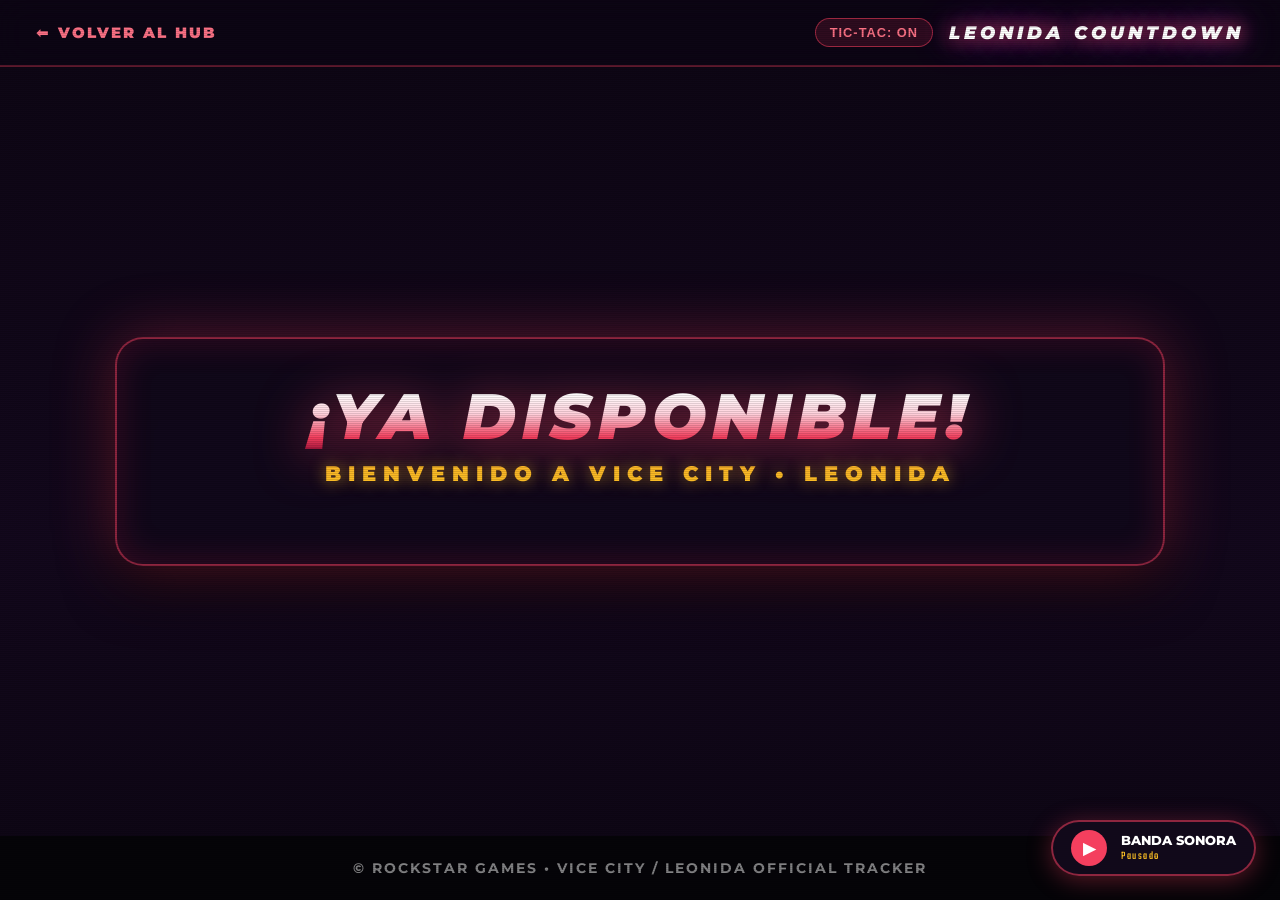
<file: gta6.html>
<!DOCTYPE html>
<html lang="es">
<head>
    <meta charset="UTF-8">
    <meta name="viewport" content="width=device-width, initial-scale=1.0">
    <title>GTA VI - Cuenta Regresiva Oficial</title>
    <link rel="preconnect" href="https://fonts.googleapis.com">
    <link rel="preconnect" href="https://fonts.gstatic.com" crossorigin>
    <link href="https://fonts.googleapis.com/css2?family=Montserrat:ital,wght@1,800;1,900&family=Teko:wght@600;700&family=Segoe+UI:wght@400;600;700&display=swap" rel="stylesheet">
    <style>
        * {
            box-sizing: border-box;
            margin: 0;
            padding: 0;
        }

        :root {
            --neon-pink: #f43f5e;
            --neon-magenta: #e11d48;
            --neon-purple: #a855f7;
            --neon-gold: #fbbf24;
            --glass-bg: rgba(18, 10, 28, 0.74);
            --border-glow: rgba(244, 63, 94, 0.55);
        }

        body {
            background-color: #0d0614;
            background-image: 
                linear-gradient(180deg, rgba(13, 6, 20, 0.72) 0%, rgba(20, 8, 30, 0.86) 60%, rgba(13, 6, 20, 0.95) 100%),
                url('https://cloudfront-eu-central-1.images.arcpublishing.com/diarioas/I6CXYTTBXBCQBASHTUNJIIDWLI.jpg');
            background-repeat: no-repeat;
            background-position: center center;
            background-size: cover;
            background-attachment: fixed;
            color: #fff;
            min-height: 100vh;
            display: flex;
            flex-direction: column;
            justify-content: space-between;
            font-family: 'Montserrat', system-ui, sans-serif;
            overflow-x: hidden;
            position: relative;
        }

        /* Scanlines CRT */
        body::before {
            content: "";
            position: fixed;
            top: 0; left: 0;
            width: 100vw; height: 100vh;
            background: repeating-linear-gradient(
                0deg,
                rgba(0, 0, 0, 0.12),
                rgba(0, 0, 0, 0.12) 1px,
                transparent 1px,
                transparent 2px
            );
            pointer-events: none;
            z-index: 99;
        }

        .top-bar {
            width: 100%;
            padding: 18px 36px;
            display: flex;
            justify-content: space-between;
            align-items: center;
            background: rgba(13, 6, 20, 0.65);
            backdrop-filter: blur(14px);
            border-bottom: 2px solid rgba(244, 63, 94, 0.35);
            z-index: 10;
        }

        .back-link {
            color: #fb7185;
            text-decoration: none;
            font-weight: 900;
            font-size: 0.95rem;
            letter-spacing: 2px;
            text-transform: uppercase;
            transition: all 0.2s ease;
            display: flex;
            align-items: center;
            gap: 8px;
        }
        .back-link:hover {
            color: #fff;
            text-shadow: 0 0 10px var(--neon-pink);
            transform: translateX(-3px);
        }

        .top-controls {
            display: flex;
            align-items: center;
            gap: 16px;
        }

        .tick-toggle-btn {
            background: rgba(244, 63, 94, 0.15);
            border: 1px solid var(--border-glow);
            color: #fb7185;
            padding: 6px 14px;
            border-radius: 20px;
            font-size: 0.8rem;
            font-weight: 800;
            cursor: pointer;
            text-transform: uppercase;
            letter-spacing: 1px;
            transition: all 0.2s ease;
        }
        .tick-toggle-btn:hover {
            background: var(--neon-pink);
            color: #000;
            box-shadow: 0 0 15px var(--neon-pink);
        }

        .logo-tag {
            font-size: 1.1rem;
            font-weight: 900;
            letter-spacing: 4px;
            color: #fff;
            text-transform: uppercase;
            text-shadow: 0 0 18px var(--neon-pink), 0 0 35px var(--neon-purple);
            font-style: italic;
        }

        main {
            flex-grow: 1;
            display: flex;
            flex-direction: column;
            justify-content: center;
            align-items: center;
            padding: 30px 20px;
            text-align: center;
        }

        .countdown-container {
            max-width: 1050px;
            width: 100%;
            background: var(--glass-bg);
            backdrop-filter: blur(20px);
            border: 2px solid var(--border-glow);
            border-radius: 28px;
            padding: 44px 28px;
            box-shadow: 
                0 0 60px rgba(244, 63, 94, 0.35),
                0 25px 50px rgba(0, 0, 0, 0.7),
                inset 0 0 35px rgba(225, 29, 72, 0.2);
            position: relative;
        }

        .game-title-glow {
            font-size: clamp(2.6rem, 6vw, 4.8rem);
            font-weight: 900;
            font-style: italic;
            text-transform: uppercase;
            letter-spacing: 6px;
            background: linear-gradient(180deg, #ffffff 15%, #ffd1dc 45%, #f43f5e 80%, #9f1239 100%);
            -webkit-background-clip: text;
            -webkit-text-fill-color: transparent;
            line-height: 1.05;
            filter: drop-shadow(0 6px 25px rgba(244, 63, 94, 0.7));
        }

        .subtitle-location {
            font-size: clamp(0.95rem, 1.8vw, 1.3rem);
            color: var(--neon-gold);
            text-transform: uppercase;
            letter-spacing: 7px;
            margin-top: 10px;
            margin-bottom: 34px;
            font-weight: 900;
            text-shadow: 0 0 15px rgba(251, 191, 36, 0.6);
        }

        .top-row {
            display: grid;
            grid-template-columns: repeat(2, minmax(150px, 240px));
            gap: 22px;
            justify-content: center;
            margin-bottom: 22px;
        }

        .bottom-row-wrapper {
            background: linear-gradient(160deg, rgba(28, 12, 40, 0.9), rgba(12, 4, 18, 0.95));
            border: 2px solid rgba(244, 63, 94, 0.4);
            border-radius: 20px;
            padding: 22px 18px;
            max-width: 900px;
            margin: 0 auto;
            box-shadow: 0 12px 35px rgba(0, 0, 0, 0.6), inset 0 0 20px rgba(168, 85, 247, 0.15);
        }

        .bottom-grid {
            display: grid;
            grid-template-columns: repeat(4, 1fr);
            gap: 12px;
        }

        @media (max-width: 768px) {
            .bottom-grid {
                grid-template-columns: repeat(2, 1fr);
                gap: 14px;
            }
        }

        .mega-box {
            background: linear-gradient(180deg, rgba(25, 10, 38, 0.8) 0%, rgba(10, 3, 16, 0.95) 100%);
            border: 1px solid rgba(251, 113, 133, 0.3);
            border-radius: 14px;
            padding: 18px 8px;
            position: relative;
            overflow: hidden;
            transition: all 0.25s ease;
        }

        .mega-box::before {
            content: '';
            position: absolute;
            top: 0; left: 0; right: 0; height: 2px;
            background: linear-gradient(90deg, transparent, var(--neon-pink), transparent);
        }

        .mega-box:hover {
            border-color: var(--neon-pink);
            transform: translateY(-3px);
            box-shadow: 0 0 20px rgba(244, 63, 94, 0.4);
        }

        .mega-number {
            font-size: clamp(2.2rem, 4.5vw, 3.8rem);
            font-weight: 900;
            font-style: italic;
            color: #fff;
            line-height: 1;
            text-shadow: 0 0 25px rgba(244, 63, 94, 0.85), 0 0 45px rgba(168, 85, 247, 0.4);
            font-variant-numeric: tabular-nums;
        }

        .mega-label {
            font-size: clamp(0.7rem, 1vw, 0.85rem);
            color: #fca5a5;
            text-transform: uppercase;
            letter-spacing: 3px;
            margin-top: 8px;
            font-weight: 800;
        }

        .pulse-sec {
            animation: secBeat 1s infinite;
        }

        @keyframes secBeat {
            0%, 100% { transform: scale(1); }
            50% { transform: scale(1.04); text-shadow: 0 0 35px var(--neon-pink), 0 0 55px var(--neon-gold); }
        }

        .music-player-widget {
            position: fixed;
            bottom: 24px;
            right: 24px;
            background: rgba(18, 10, 28, 0.95);
            backdrop-filter: blur(10px);
            border: 2px solid var(--border-glow);
            border-radius: 40px;
            padding: 8px 18px;
            display: flex;
            align-items: center;
            gap: 14px;
            box-shadow: 0 4px 25px rgba(244, 63, 94, 0.35);
            z-index: 100;
        }

        .music-btn {
            background: var(--neon-pink);
            border: none;
            color: #fff;
            width: 36px;
            height: 36px;
            border-radius: 50%;
            display: grid;
            place-content: center;
            cursor: pointer;
            font-size: 1rem;
            font-weight: bold;
            transition: transform 0.2s;
        }
        .music-btn:hover { transform: scale(1.1); box-shadow: 0 0 15px var(--neon-pink); }

        .music-info {
            font-size: 0.8rem;
            color: #fff;
            display: flex;
            flex-direction: column;
        }
        .music-info span:first-child { font-weight: 800; text-transform: uppercase; }
        .music-info span:last-child { color: var(--neon-gold); font-size: 0.72rem; font-family: 'Teko', sans-serif; letter-spacing: 1.5px; }

        footer {
            padding: 24px 20px;
            text-align: center;
            color: rgba(255, 255, 255, 0.5);
            font-size: 0.85rem;
            letter-spacing: 2px;
            text-transform: uppercase;
            font-weight: 700;
            background-color: #050408;
        }
    </style>
</head>
<body>

    <div class="top-bar">
        <a href="index.html" class="back-link">⬅ Volver al Hub</a>
        <div class="top-controls">
            <button id="tickBtn" class="tick-toggle-btn" onclick="toggleTickSound()">Tic-Tac: ON</button>
            <div class="logo-tag">Leonida Countdown</div>
        </div>
    </div>

    <main>
        <div class="countdown-container">
            <h1 class="game-title-glow">Grand Theft Auto VI</h1>
            <div class="subtitle-location">Vice City &bull; State of Leonida</div>

            <!-- Fila Superior: MESES y SEMANAS -->
            <div class="top-row">
                <div class="mega-box">
                    <div id="c-months" class="mega-number">0</div>
                    <div class="mega-label">Meses</div>
                </div>
                <div class="mega-box">
                    <div id="c-weeks" class="mega-number">0</div>
                    <div class="mega-label">Semanas</div>
                </div>
            </div>

            <!-- Fila Inferior: DÍAS, HORAS, MINUTOS y SEGUNDOS -->
            <div class="bottom-row-wrapper">
                <div class="bottom-grid">
                    <div class="mega-box">
                        <div id="c-days" class="mega-number">0</div>
                        <div class="mega-label">Días</div>
                    </div>
                    <div class="mega-box">
                        <div id="c-hours" class="mega-number">0</div>
                        <div class="mega-label">Horas</div>
                    </div>
                    <div class="mega-box">
                        <div id="c-mins" class="mega-number">0</div>
                        <div class="mega-label">Minutos</div>
                    </div>
                    <div class="mega-box">
                        <div id="c-secs" class="mega-number pulse-sec">0</div>
                        <div class="mega-label">Segundos</div>
                    </div>
                </div>
            </div>
        </div>
    </main>

    <!-- Reproductor Flotante -->
    <div class="music-player-widget">
        <audio id="bgMusic" loop preload="auto" src="gtasong.mp3"></audio>
        <button id="musicToggleBtn" class="music-btn" onclick="togglePlayMusic()">▶</button>
        <div class="music-info">
            <span>Banda Sonora</span>
            <span id="musicStatus">Pausado</span>
        </div>
    </div>

    <footer>
        <p>&copy; Rockstar Games &bull; Vice City / Leonida Official Tracker</p>
    </footer>

    <script>
        const releaseDate = new Date("2026-11-19T00:00:00").getTime();

        let audioCtx = null;
        let tickEnabled = true;

        function initAudioContext() {
            if (!audioCtx) {
                const AudioContextClass = window.AudioContext || window.webkitAudioContext;
                if (AudioContextClass) audioCtx = new AudioContextClass();
            }
            if (audioCtx && audioCtx.state === 'suspended') {
                audioCtx.resume();
            }
        }

        function playMechanicalTick(isHigh = false) {
            if (!tickEnabled || !audioCtx) return;

            try {
                const osc = audioCtx.createOscillator();
                const gain = audioCtx.createGain();

                osc.type = 'triangle';
                osc.frequency.setValueAtTime(isHigh ? 950 : 700, audioCtx.currentTime);
                osc.frequency.exponentialRampToValueAtTime(80, audioCtx.currentTime + 0.035);

                gain.gain.setValueAtTime(0.08, audioCtx.currentTime);
                gain.gain.exponentialRampToValueAtTime(0.001, audioCtx.currentTime + 0.035);

                osc.connect(gain);
                gain.connect(audioCtx.destination);

                osc.start();
                osc.stop(audioCtx.currentTime + 0.04);
            } catch (e) {}
        }

        function toggleTickSound() {
            initAudioContext();
            tickEnabled = !tickEnabled;
            const btn = document.getElementById('tickBtn');
            btn.innerText = `Tic-Tac: ${tickEnabled ? 'ON' : 'OFF'}`;
            btn.style.opacity = tickEnabled ? '1' : '0.6';
        }

        let tickAlternator = false;

        function updateCountdown() {
            const now = new Date().getTime();
            const distance = releaseDate - now;

            if (distance < 0) {
                document.querySelector(".countdown-container").innerHTML = `
                    <h1 class="game-title-glow" style="font-size: clamp(2.4rem, 5vw, 4.5rem);">¡Ya Disponible!</h1>
                    <div class="subtitle-location">Bienvenido a Vice City &bull; Leonida</div>
                `;
                return;
            }

            const oneSecond = 1000;
            const oneMinute = oneSecond * 60;
            const oneHour = oneMinute * 60;
            const oneDay = oneHour * 24;
            const oneWeek = oneDay * 7;
            const oneMonth = oneDay * 30.436875;

            const months = Math.floor(distance / oneMonth);
            const weeks = Math.floor((distance % oneMonth) / oneWeek);
            const days = Math.floor((distance % oneWeek) / oneDay);
            const hours = Math.floor((distance % oneDay) / oneHour);
            const minutes = Math.floor((distance % oneHour) / oneMinute);
            const seconds = Math.floor((distance % oneMinute) / oneSecond);

            document.getElementById("c-months").innerText = months;
            document.getElementById("c-weeks").innerText = weeks;
            document.getElementById("c-days").innerText = days;
            document.getElementById("c-hours").innerText = hours;
            document.getElementById("c-mins").innerText = minutes;
            document.getElementById("c-secs").innerText = seconds;

            tickAlternator = !tickAlternator;
            playMechanicalTick(tickAlternator);
        }

        const audio = document.getElementById('bgMusic');
        const btn = document.getElementById('musicToggleBtn');
        const status = document.getElementById('musicStatus');

        function setupMusicPersistence() {
            if (!audio) return;
            const savedTime = localStorage.getItem('gta_music_time');
            const isPlaying = localStorage.getItem('gta_music_playing') === 'true';

            if (savedTime) audio.currentTime = parseFloat(savedTime);

            if (isPlaying) {
                audio.volume = 0.35;
                audio.play().then(() => {
                    if (btn) btn.innerText = "⏸";
                    if (status) status.innerText = "Reproduciendo";
                }).catch(() => {
                    if (btn) btn.innerText = "▶";
                    if (status) status.innerText = "Pausado";
                });
            }

            audio.addEventListener('timeupdate', () => {
                localStorage.setItem('gta_music_time', audio.currentTime);
            });
        }

        function togglePlayMusic() {
            initAudioContext();
            if (!audio) return;
            if (audio.paused) {
                audio.volume = 0.35;
                audio.play().then(() => {
                    btn.innerText = "⏸";
                    status.innerText = "Reproduciendo";
                    localStorage.setItem('gta_music_playing', 'true');
                }).catch(() => {
                    alert("Haz clic en la página para permitir la reproducción de audio.");
                });
            } else {
                audio.pause();
                btn.innerText = "▶";
                status.innerText = "Pausado";
                localStorage.setItem('gta_music_playing', 'false');
            }
        }

        window.addEventListener('click', initAudioContext, { once: true });
        window.addEventListener('DOMContentLoaded', () => {
            setupMusicPersistence();
            updateCountdown();
            setInterval(updateCountdown, 1000);
        });
    </script>
</body>
</html>
</file>
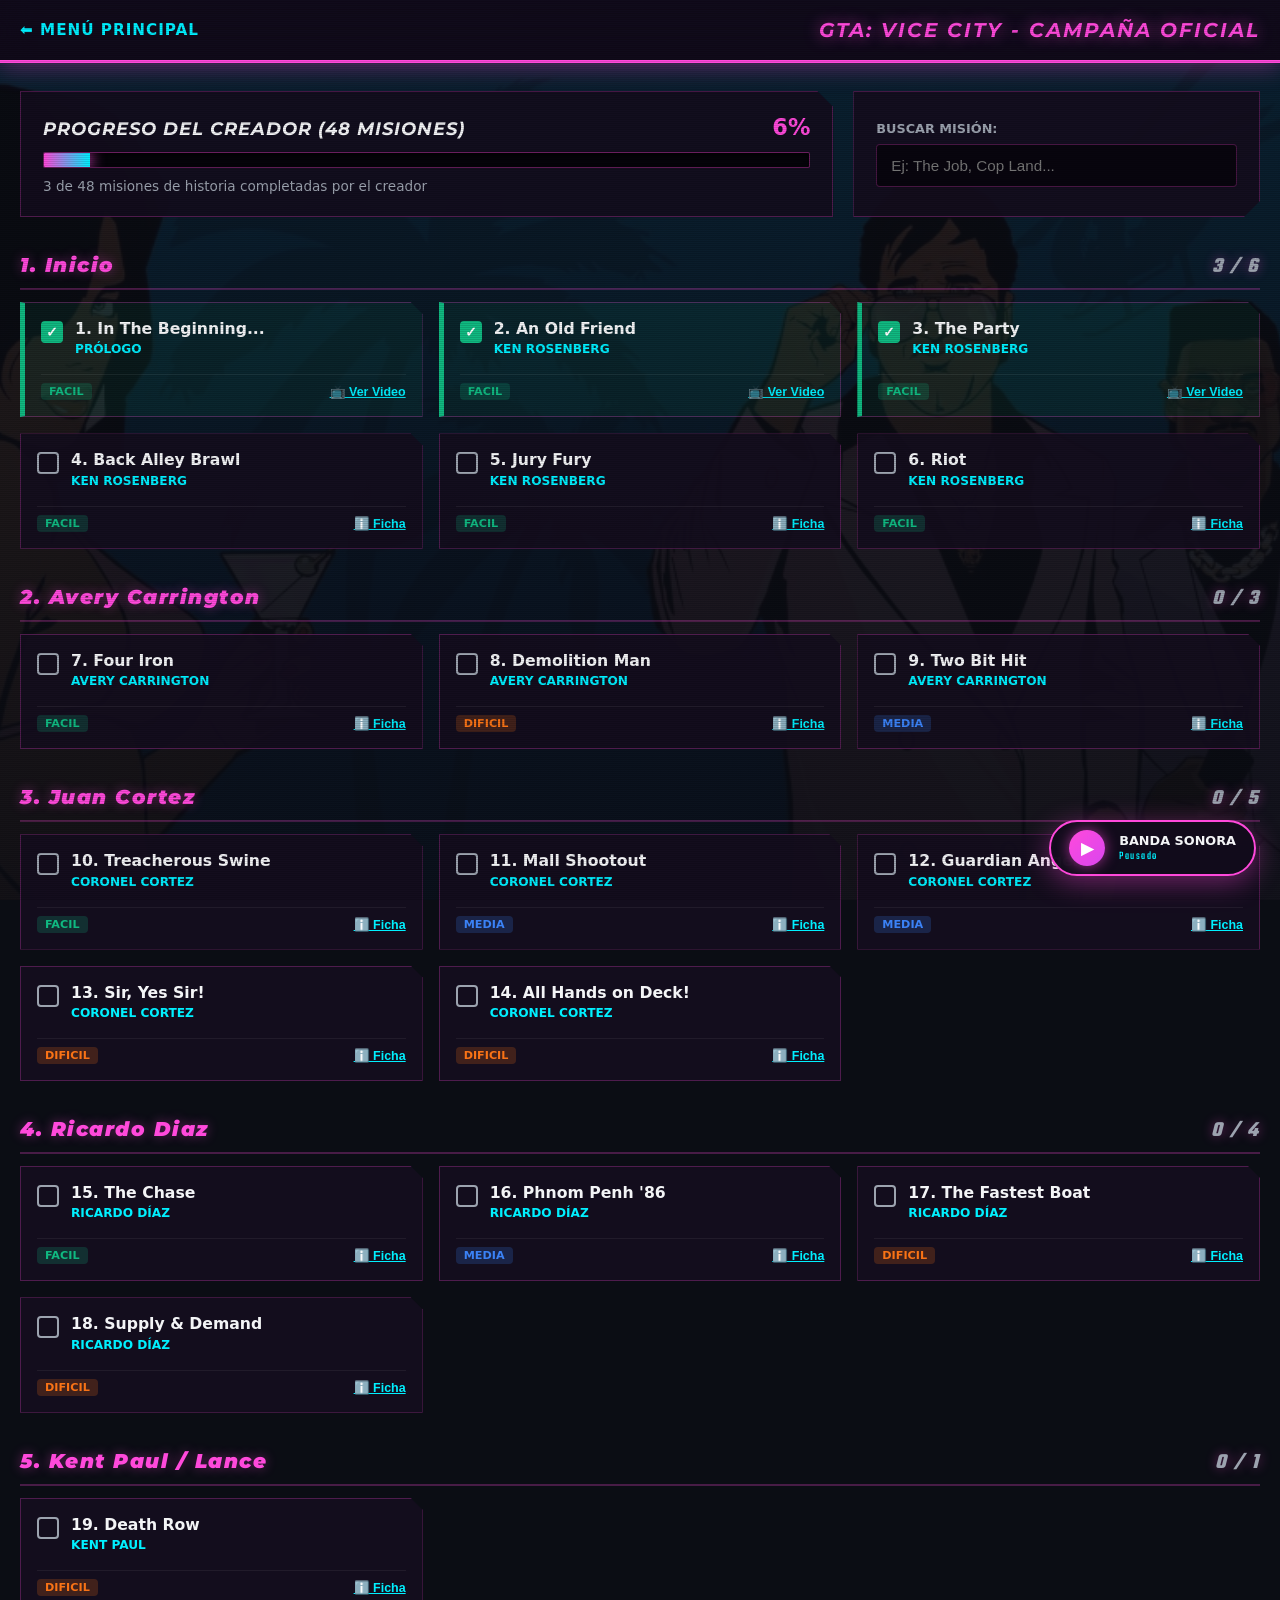
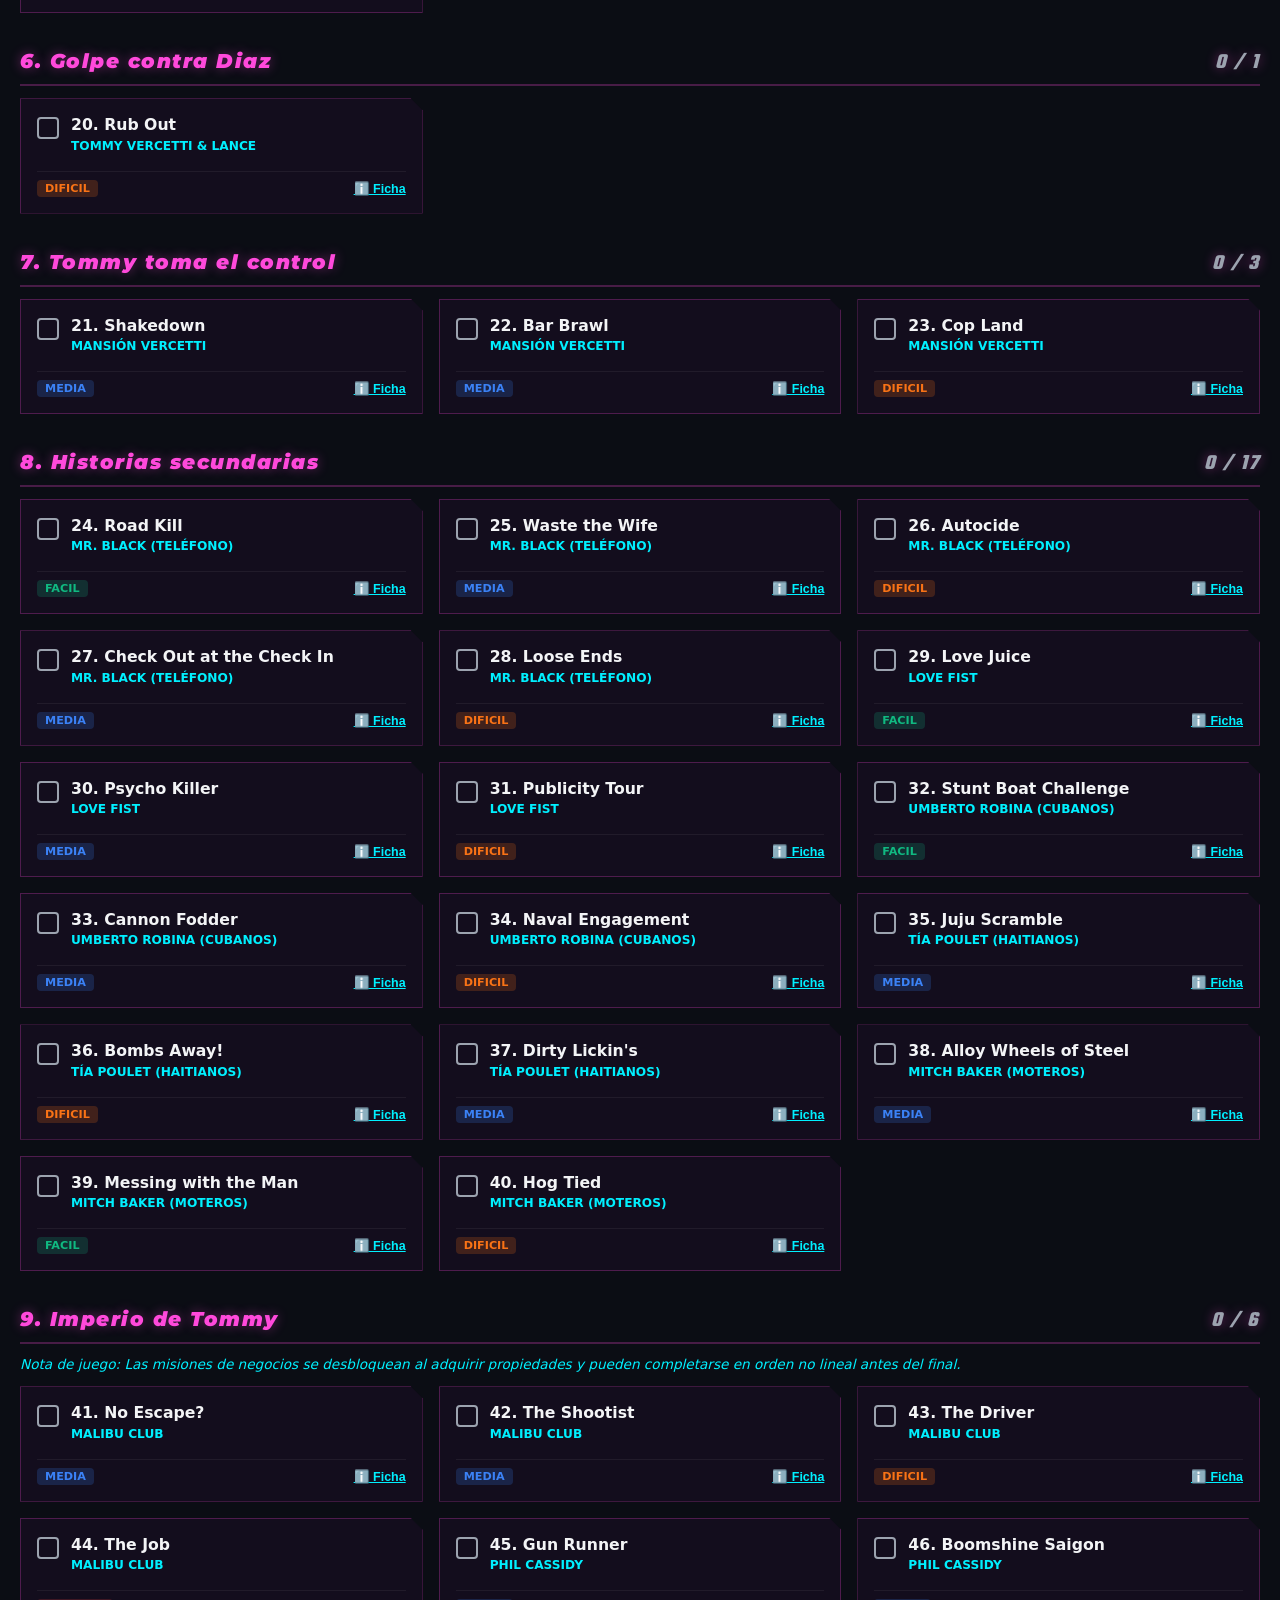
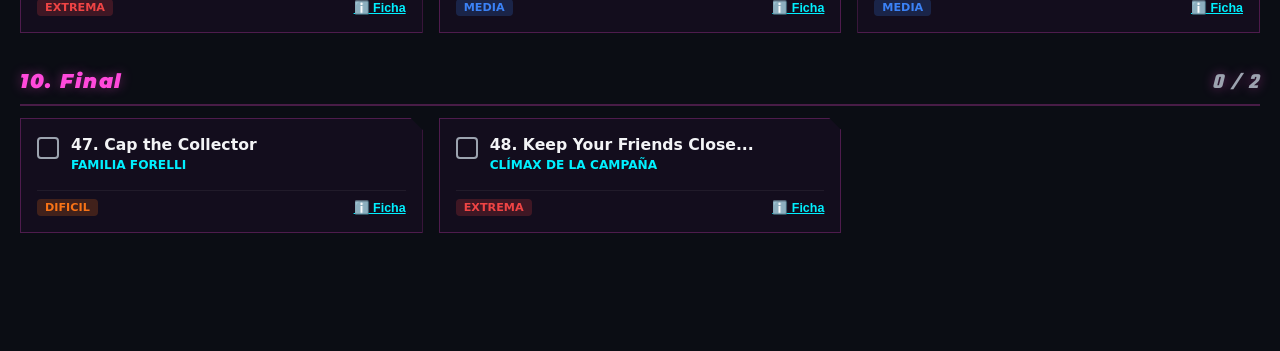
<file: vice-city.html>
<!DOCTYPE html>
<html lang="es">
<head>
    <meta charset="UTF-8">
    <meta name="viewport" content="width=device-width, initial-scale=1.0">
    <title>GTA Vice City - Modo Espectador / Progreso Oficial</title>
    <link rel="preconnect" href="https://fonts.googleapis.com">
    <link rel="preconnect" href="https://fonts.gstatic.com" crossorigin>
    <link href="https://fonts.googleapis.com/css2?family=Montserrat:ital,wght@1,800;1,900&family=Teko:wght@600;700&family=Segoe+UI:wght@400;600;700&display=swap" rel="stylesheet">
    <style>
        * {
            box-sizing: border-box;
            margin: 0;
            padding: 0;
        }

        :root {
            --accent: #ff49db;
            --accent-cyan: #00f0ff;
            --gta-dark: #0b0d14;
            --bg-card: rgba(20, 14, 30, 0.92);
            --bg-card-hover: rgba(32, 18, 48, 0.96);
            --text: #f3f4f6;
            --text-dim: #9ca3af;
            --border: rgba(255, 73, 219, 0.25);
            --easy: #10b981;
            --medium: #3b82f6;
            --hard: #f97316;
            --extreme: #ef4444;
        }

        body {
            background-color: var(--gta-dark);
            background-image: linear-gradient(rgba(11, 13, 20, 0.88), rgba(11, 13, 20, 0.96)), url('fondovice.jpg');
            background-repeat: no-repeat;
            background-position: center top;
            background-size: cover;
            background-attachment: fixed;
            color: var(--text);
            font-family: 'Segoe UI', system-ui, sans-serif;
            padding-bottom: 90px;
            overflow-x: hidden;
            position: relative;
        }

        /* Scanline sutil CRT */
        body::before {
            content: "";
            position: fixed;
            top: 0; left: 0;
            width: 100vw; height: 100vh;
            background: repeating-linear-gradient(
                0deg,
                rgba(0, 0, 0, 0.12),
                rgba(0, 0, 0, 0.12) 1px,
                transparent 1px,
                transparent 2px
            );
            pointer-events: none;
            z-index: 99;
        }

        header {
            background-color: rgba(17, 10, 26, 0.94);
            backdrop-filter: blur(14px);
            border-bottom: 3px solid var(--accent);
            padding: 18px 20px;
            position: sticky;
            top: 0;
            z-index: 60;
            box-shadow: 0 4px 25px rgba(255, 73, 219, 0.35);
        }

        .nav-bar {
            max-width: 1300px;
            margin: 0 auto;
            display: flex;
            justify-content: space-between;
            align-items: center;
            gap: 15px;
        }

        .back-link {
            color: var(--accent-cyan);
            text-decoration: none;
            font-weight: 800;
            font-size: 0.95rem;
            letter-spacing: 1px;
            display: flex;
            align-items: center;
            gap: 6px;
            text-transform: uppercase;
            transition: all 0.2s ease;
        }
        .back-link:hover {
            color: #fff;
            text-shadow: 0 0 10px var(--accent-cyan);
            transform: translateX(-3px);
        }

        .header-title {
            font-family: 'Montserrat', sans-serif;
            font-size: 1.25rem;
            color: var(--accent);
            font-style: italic;
            text-transform: uppercase;
            letter-spacing: 2px;
            text-shadow: 0 0 15px rgba(255, 73, 219, 0.6);
        }

        main {
            max-width: 1300px;
            margin: 28px auto;
            padding: 0 20px;
        }

        .dashboard {
            display: grid;
            grid-template-columns: 2fr 1fr;
            gap: 20px;
            margin-bottom: 28px;
        }

        @media (max-width: 900px) {
            .dashboard { grid-template-columns: 1fr; }
        }

        .progress-card {
            background: var(--bg-card);
            backdrop-filter: blur(12px);
            border: 1px solid var(--border);
            padding: 22px;
            clip-path: polygon(0 0, calc(100% - 16px) 0, 100% 16px, 100% 100%, 0 100%);
            box-shadow: 0 10px 30px rgba(0,0,0,0.6);
        }

        .progress-header {
            display: flex;
            justify-content: space-between;
            align-items: baseline;
            margin-bottom: 12px;
        }
        .progress-header h3 {
            font-family: 'Montserrat', sans-serif;
            font-style: italic;
            text-transform: uppercase;
            font-size: 1.1rem;
            letter-spacing: 1px;
        }

        .progress-bar-bg {
            background: #05040a;
            height: 16px;
            border-radius: 2px;
            overflow: hidden;
            border: 1px solid rgba(255, 73, 219, 0.4);
            box-shadow: inset 0 2px 5px rgba(0,0,0,0.8);
        }

        .progress-bar-fill {
            background: linear-gradient(90deg, var(--accent), var(--accent-cyan));
            height: 100%;
            width: 0%;
            transition: width 0.4s ease;
            box-shadow: 0 0 15px var(--accent);
        }

        .filter-panel {
            background: var(--bg-card);
            border: 1px solid var(--border);
            padding: 22px;
            display: flex;
            flex-direction: column;
            justify-content: center;
            gap: 8px;
            clip-path: polygon(0 0, 100% 0, 100% calc(100% - 16px), calc(100% - 16px) 100%, 0 100%);
        }

        .search-input {
            width: 100%;
            background: #08050e;
            border: 1px solid var(--border);
            color: #fff;
            padding: 12px 14px;
            border-radius: 4px;
            outline: none;
            font-size: 0.95rem;
        }
        .search-input:focus {
            border-color: var(--accent);
            box-shadow: 0 0 12px rgba(255, 73, 219, 0.5);
        }

        .category-section { margin-top: 34px; }
        .category-title {
            font-family: 'Montserrat', sans-serif;
            font-size: 1.25rem;
            font-weight: 900;
            font-style: italic;
            letter-spacing: 1.5px;
            margin-bottom: 12px;
            border-bottom: 2px solid var(--border);
            padding-bottom: 6px;
            color: var(--accent);
            display: flex;
            justify-content: space-between;
            align-items: baseline;
            text-shadow: 0 0 12px rgba(255, 73, 219, 0.4);
        }
        .category-note {
            font-size: 0.85rem;
            color: var(--accent-cyan);
            margin-bottom: 14px;
            font-style: italic;
        }
        .category-sub {
            font-family: 'Teko', sans-serif;
            font-size: 1.35rem;
            color: var(--text-dim);
            letter-spacing: 2px;
        }

        .tasks-grid {
            display: grid;
            grid-template-columns: repeat(auto-fill, minmax(350px, 1fr));
            gap: 16px;
        }

        .task-card {
            background: var(--bg-card);
            border: 1px solid var(--border);
            padding: 16px;
            display: flex;
            flex-direction: column;
            justify-content: space-between;
            clip-path: polygon(0 0, calc(100% - 12px) 0, 100% 12px, 100% 100%, 0 100%);
            transition: transform 0.2s ease, border-color 0.2s ease, box-shadow 0.2s ease;
        }
        .task-card:hover {
            transform: translateY(-4px);
            border-color: var(--accent);
            box-shadow: 0 10px 25px rgba(255, 73, 219, 0.25);
            background-color: var(--bg-card-hover);
        }
        .task-card.completed {
            border-left: 5px solid var(--easy);
            background: rgba(16, 185, 129, 0.08);
        }

        .task-top { display: flex; align-items: flex-start; gap: 12px; margin-bottom: 10px; }
        .task-checkbox {
            appearance: none;
            width: 22px;
            height: 22px;
            border: 2px solid var(--text-dim);
            border-radius: 4px;
            cursor: not-allowed;
            display: grid;
            place-content: center;
            margin-top: 2px;
            flex-shrink: 0;
        }
        .task-checkbox:checked { background-color: var(--easy); border-color: var(--easy); }
        .task-checkbox:checked::before { content: "✓"; color: #fff; font-size: 14px; font-weight: 900; }

        .task-info { flex-grow: 1; cursor: pointer; }
        .task-name { font-weight: 800; font-size: 0.98rem; line-height: 1.3; }
        .task-character { font-size: 0.76rem; color: var(--accent-cyan); margin-top: 3px; font-weight: 700; text-transform: uppercase; }

        .task-bottom {
            display: flex;
            justify-content: space-between;
            align-items: center;
            font-size: 0.75rem;
            border-top: 1px solid rgba(255,255,255,0.06);
            padding-top: 8px;
            margin-top: 8px;
        }

        .difficulty { padding: 2px 8px; border-radius: 4px; font-weight: 800; text-transform: uppercase; font-size: 0.7rem; }
        .diff-facil { background: rgba(16, 185, 129, 0.2); color: var(--easy); }
        .diff-media { background: rgba(59, 130, 246, 0.2); color: var(--medium); }
        .diff-dificil { background: rgba(249, 115, 22, 0.2); color: var(--hard); }
        .diff-extrema { background: rgba(239, 68, 68, 0.2); color: var(--extreme); }

        .btn-modal {
            color: var(--accent-cyan);
            background: none;
            border: none;
            cursor: pointer;
            font-weight: 700;
            text-decoration: underline;
            font-size: 0.78rem;
        }

        /* Modal */
        .modal {
            position: fixed;
            top: 0; left: 0; width: 100%; height: 100%;
            background: rgba(0,0,0,0.88);
            backdrop-filter: blur(8px);
            display: none;
            justify-content: center;
            align-items: center;
            padding: 20px;
            z-index: 100;
        }

        .modal-content {
            background: #140e1f;
            border: 2px solid var(--accent);
            max-width: 660px;
            width: 100%;
            border-radius: 12px;
            padding: 26px;
            position: relative;
            max-height: 90vh;
            overflow-y: auto;
            box-shadow: 0 0 35px rgba(255, 73, 219, 0.4);
        }

        .modal-close {
            position: absolute;
            top: 14px; right: 16px;
            background: none;
            border: none;
            color: #fff;
            font-size: 1.6rem;
            cursor: pointer;
        }

        .modal-badge-group { display: flex; gap: 8px; align-items: center; margin: 10px 0 14px; }
        .tag-meta { background: #07050c; border: 1px solid var(--border); padding: 2px 8px; border-radius: 4px; font-size: 0.75rem; color: var(--text-dim); }

        .objectives-list {
            list-style: none;
            margin: 12px 0;
            background: #08050e;
            padding: 12px 16px;
            border-radius: 6px;
            border: 1px solid var(--border);
        }
        .objectives-list li {
            position: relative;
            padding-left: 18px;
            margin-bottom: 6px;
            font-size: 0.88rem;
            color: #d1d5db;
        }
        .objectives-list li::before {
            content: "•";
            position: absolute;
            left: 4px;
            color: var(--accent);
            font-weight: bold;
        }

        .video-box {
            margin-top: 14px;
            width: 100%;
            min-height: 220px;
            background: #000;
            display: flex;
            justify-content: center;
            align-items: center;
            border-radius: 6px;
            overflow: hidden;
            border: 1px solid var(--border);
        }
        .video-box iframe, .video-box video { width: 100%; height: 280px; }

        /* Reproductor de Música */
        .music-player-widget {
            position: fixed;
            bottom: 24px;
            right: 24px;
            background: rgba(18, 12, 28, 0.95);
            backdrop-filter: blur(14px);
            border: 2px solid var(--accent);
            border-radius: 40px;
            padding: 8px 18px;
            display: flex;
            align-items: center;
            gap: 14px;
            box-shadow: 0 6px 28px rgba(255, 73, 219, 0.4);
            z-index: 100;
        }

        .music-btn {
            background: linear-gradient(135deg, var(--accent), #d946ef);
            border: none;
            color: #fff;
            width: 36px;
            height: 36px;
            border-radius: 50%;
            display: grid;
            place-content: center;
            cursor: pointer;
            font-size: 1rem;
            font-weight: bold;
            box-shadow: 0 0 14px rgba(255, 73, 219, 0.6);
            transition: transform 0.2s;
        }
        .music-btn:hover { transform: scale(1.1); }

        .music-info {
            font-size: 0.8rem;
            color: var(--text);
            display: flex;
            flex-direction: column;
        }
        .music-info span:first-child { font-weight: 800; text-transform: uppercase; }
        .music-info span:last-child { color: var(--accent-cyan); font-size: 0.72rem; font-family: 'Teko', sans-serif; letter-spacing: 1.5px; }
    </style>
</head>
<body>

    <header>
        <div class="nav-bar">
            <a href="index.html" class="back-link">⬅ Menú Principal</a>
            <h2 class="header-title">GTA: Vice City - Campaña Oficial</h2>
        </div>
    </header>

    <main>
        <div class="dashboard">
            <section class="progress-card">
                <div class="progress-header">
                    <h3>Progreso del Creador (48 Misiones)</h3>
                    <span id="pctDisplay" style="font-size: 1.4rem; font-weight: 800; color: var(--accent);">0%</span>
                </div>
                <div class="progress-bar-bg">
                    <div id="barDisplay" class="progress-bar-fill"></div>
                </div>
                <p id="statsText" style="margin-top: 10px; font-size: 0.85rem; color: var(--text-dim);">Cargando misiones...</p>
            </section>

            <section class="filter-panel">
                <label style="font-size: 0.8rem; color: var(--text-dim); text-transform: uppercase; font-weight: bold;">Buscar misión:</label>
                <input type="text" id="searchInput" class="search-input" placeholder="Ej: The Job, Cop Land..." oninput="handleSearch()">
            </section>
        </div>

        <section id="tasksContainer"></section>
    </main>

    <!-- Modal Espectador -->
    <div id="taskModal" class="modal">
        <div class="modal-content">
            <button class="modal-close" onclick="closeModal()">&times;</button>
            <h2 id="mName" style="margin-bottom: 2px;"></h2>
            <div id="mCharacter" style="font-size: 0.85rem; color: var(--accent); font-weight: bold;"></div>

            <div class="modal-badge-group">
                <span id="mDiff" class="difficulty"></span>
                <span id="mReward" class="tag-meta"></span>
            </div>

            <p id="mDesc" style="font-size: 0.92rem; line-height: 1.5; color: #d1d5db;"></p>

            <h4 style="margin-top: 14px; font-size: 0.85rem; color: var(--accent-cyan); text-transform: uppercase;">Objetivos Canónicos:</h4>
            <ul id="mObjectives" class="objectives-list"></ul>

            <hr style="border: 0; border-top: 1px solid var(--border); margin: 20px 0;">

            <h4>Video de la Misión (Registrado por el Creador)</h4>
            <div class="video-box" id="mVideoViewer">
                <span style="font-size: 0.8rem; color: var(--text-dim);">Sin video adjunto</span>
            </div>
        </div>
    </div>

    <!-- Reproductor Flotante -->
    <div class="music-player-widget">
        <audio id="bgMusic" loop preload="auto" src="gtasong.mp3"></audio>
        <button id="musicToggleBtn" class="music-btn" onclick="togglePlayMusic()">▶</button>
        <div class="music-info">
            <span>Banda Sonora</span>
            <span id="musicStatus">Pausado</span>
        </div>
    </div>

    <script>
        const GAME_ID = 'gtavc';

        const hoverSound = new Audio('vicecity.mp3');
        hoverSound.volume = 0.25;

        function playMenuHover() {
            try {
                hoverSound.currentTime = 0;
                hoverSound.play().catch(() => {});
            } catch (e) {}
        }

        function attachMenuSounds() {
            const targets = document.querySelectorAll('.task-card, .btn-modal, .back-link, .music-btn, .modal-close');
            targets.forEach(el => {
                el.removeEventListener('mouseenter', playMenuHover);
                el.addEventListener('mouseenter', playMenuHover);
            });
        }

        const tasks = [
            { id: "vc_01", cat: "1. Inicio", character: "Prólogo", name: "1. In The Beginning...", diff: "facil", reward: "$0", desc: "Secuencia inicial del intercambio fallido de drogas en los muelles de Viceport.", objectives: ["Sobrevivir a la emboscada", "Entrar al coche con Ken Rosenberg", "Conducir hasta el Ocean View Hotel siguiendo el radar"] },
            { id: "vc_02", cat: "1. Inicio", character: "Ken Rosenberg", name: "2. An Old Friend", diff: "facil", reward: "$0", desc: "Primer contacto telefónico con Sonny Forelli tras perder el dinero y el cargamento.", objectives: ["Llegar al hotel", "Subir las escaleras hacia la habitación", "Contestar el teléfono y afrontar la llamada de Sonny"] },
            { id: "vc_03", cat: "1. Inicio", character: "Ken Rosenberg", name: "3. The Party", diff: "facil", reward: "$100", desc: "Presentación formal ante los contactos influyentes de la ciudad en el yate del Coronel Cortez.", objectives: ["Conseguir ropa elegante en Rafael's", "Acudir al barco del Coronel Cortez", "Presentarse a los invitados clave", "Llevar a Mercedes Cortez al Pole Position Club"] },
            { id: "vc_04", cat: "1. Inicio", character: "Ken Rosenberg", name: "4. Back Alley Brawl", diff: "facil", reward: "$200", desc: "Búsqueda de información sobre la emboscada que deriva en un enfrentamiento en un callejón.", objectives: ["Encontrar a Kent Paul en el Malibu Club", "Localizar al chef Leo Teal en Ocean Beach", "Derrotarlo en combate cuerpo a cuerpo y tomar su teléfono", "Seguir a Lance Vance", "Visitar la tienda Ammu-Nation"] },
            { id: "vc_05", cat: "1. Inicio", character: "Ken Rosenberg", name: "5. Jury Fury", diff: "facil", reward: "$400", desc: "Intimidación a dos miembros del jurado para favorecer a la familia Forelli.", objectives: ["Recoger el martillo en la ferretería", "Destrozar el vehículo del primer jurado sin matarlo", "Perseguir y dañar el coche del segundo jurado hasta que huya asustado"] },
            { id: "vc_06", cat: "1. Inicio", character: "Ken Rosenberg", name: "6. Riot", diff: "facil", reward: "$1,000", desc: "Creación de disturbios laborales para encubrir la destrucción de los camiones de Spand Express.", objectives: ["Comprar ropa de obrero", "Provocar un motín en la empresa de reparto", "Iniciar una pelea multitudinaria con los trabajadores", "Destruir los 3 camiones de la compañía"] },
            { id: "vc_07", cat: "2. Avery Carrington", character: "Avery Carrington", name: "7. Four Iron", diff: "facil", reward: "$500", desc: "Infiltración en el Leaf Links Golf Club para liquidar a un rival inmobiliario.", objectives: ["Comprar indumentaria de golf", "Ir a Leaf Links sin armas de fuego", "Localizar al objetivo en el green", "Eliminar al objetivo con un palo de golf o arrollándolo con el Caddy", "Escapar de los guardaespaldas armados"] },
            { id: "vc_08", cat: "2. Avery Carrington", character: "Avery Carrington", name: "8. Demolition Man", diff: "dificil", reward: "$1,000", desc: "Sabotaje de un edificio en obras mediante el uso del helicóptero a radiocontrol RC Goblin.", objectives: ["Entrar en la furgoneta Top Fun y pilotar el RC Goblin", "Recoger y colocar las 4 bombas en los pisos indicados", "Completar la demolición antes de que finalice el tiempo"] },
            { id: "vc_09", cat: "2. Avery Carrington", character: "Avery Carrington", name: "9. Two Bit Hit", diff: "media", reward: "$2,500", desc: "Asesinato estratégico para detonar una guerra abierta entre las bandas cubanas y haitianas.", objectives: ["Ponerse la ropa de pandillero cubano", "Ir a Little Haiti durante el funeral", "Encontrar al nuevo líder haitiano", "Provocar la persecución y eliminar al objetivo", "Abandonar la zona"] },
            { id: "vc_10", cat: "3. Juan Cortez", character: "Coronel Cortez", name: "10. Treacherous Swine", diff: "facil", reward: "$250", desc: "Ajuste de cuentas contra González por filtrar los secretos del cartel.", objectives: ["Ir al apartamento de González", "Perseguirlo y eliminarlo con una motosierra", "Despistar a la policía en un Pay 'n' Spray"] },
            { id: "vc_11", cat: "3. Juan Cortez", character: "Coronel Cortez", name: "11. Mall Shootout", diff: "media", reward: "$500", desc: "Intercambio en Washington Mall interrumpido por una emboscada de agentes franceses.", objectives: ["Acudir al centro comercial", "Encontrar al mensajero", "Sobrevivir a los agentes", "Perseguir y eliminar al mensajero en su moto", "Recuperar el paquete y entregárselo a Cortez"] },
            { id: "vc_12", cat: "3. Juan Cortez", character: "Coronel Cortez", name: "12. Guardian Angels", diff: "media", reward: "$1,000", desc: "Protección con rifle de francotirador durante el trato entre Ricardo Díaz y los cubanos.", objectives: ["Recoger las armas", "Apostarse en la posición con Lance", "Proteger a Díaz de las oleadas atacantes", "Recuperar el maletín robado abatiendo al motorista"] },
            { id: "vc_13", cat: "3. Juan Cortez", character: "Coronel Cortez", name: "13. Sir, Yes Sir!", diff: "dificil", reward: "$2,000", desc: "Robo de un tanque Rhino militar blindado en pleno tránsito por la ciudad.", objectives: ["Interceptar el convoy militar", "Aprovechar la parada del conductor para robar el tanque", "Llevar el Rhino al garaje antes de que se autodestruya"] },
            { id: "vc_14", cat: "3. Juan Cortez", character: "Coronel Cortez", name: "14. All Hands on Deck!", diff: "dificil", reward: "$5,000", desc: "Defensa armada del yate del Coronel mientras escapa de las aguas de Vice City.", objectives: ["Defender el yate de Cortez de las lanchas enemigas", "Derribar los helicópteros de asalto", "Destruir el helicóptero Apache que bloquea el canal", "Sobrevivir hasta la huida de Cortez"] },
            { id: "vc_15", cat: "4. Ricardo Diaz", character: "Ricardo Díaz", name: "15. The Chase", diff: "facil", reward: "$1,000", desc: "Seguimiento discreto sobre azoteas para descubrir el escondite del ladrón de Díaz.", objectives: ["Ir al apartamento del sospechoso", "Seguirlo por los tejados sin dispararle mortalmente", "Perseguir su vehículo a distancia prudente hasta su guarida en Prawn Island"] },
            { id: "vc_16", cat: "4. Ricardo Diaz", character: "Ricardo Díaz", name: "16. Phnom Penh '86", diff: "media", reward: "$2,000", desc: "Incursión aérea armada sobre la mansión tomada por pandilleros en Prawn Island.", objectives: ["Acribillar a los enemigos desde la ametralladora fija del helicóptero", "Desembarcar en el tejado", "Entrar a la mansión y eliminar a los hombres restantes", "Recuperar el maletín de dinero"] },
            { id: "vc_17", cat: "4. Ricardo Diaz", character: "Ricardo Díaz", name: "17. The Fastest Boat", diff: "dificil", reward: "$4,000", desc: "Infiltración en el astillero de Viceport para robar la lancha rápida Squalo.", objectives: ["Llegar al astillero y eliminar a los guardias armados", "Accionar el interruptor de la grúa dentro del hangar", "Bajar la lancha Squalo, abordarla y llevarla a la mansión de Díaz"] },
            { id: "vc_18", cat: "4. Ricardo Diaz", character: "Ricardo Díaz", name: "18. Supply & Demand", diff: "dificil", reward: "$10,000", desc: "Carrera acuática contrarreloj seguida de una persecución defensiva con Lance.", objectives: ["Conducir la Squalo superando a las otras lanchas", "Llegar de primero al barco proveedor", "Repeler y destruir a las lanchas y al helicóptero que te emboscan en el viaje de regreso"] },
            { id: "vc_19", cat: "5. Kent Paul / Lance", character: "Kent Paul", name: "19. Death Row", diff: "dificil", reward: "$0", desc: "Operación de rescate de emergencia para salvar a Lance Vance secuestrado en Little Haiti.", objectives: ["Hablar con Kent Paul en el Malibu Club", "Llegar a toda velocidad al vertedero antes de que Lance muera", "Eliminar a los hombres de Díaz", "Rescatar a Lance y transportarlo al hospital esquivando la persecución"] },
            { id: "vc_20", cat: "6. Golpe contra Diaz", character: "Tommy Vercetti & Lance", name: "20. Rub Out", diff: "dificil", reward: "$50,000", desc: "Asalto definitivo a la mansión de Starfish Island para eliminar a Ricardo Díaz.", objectives: ["Reunirse con Lance Vance en la entrada de la mansión", "Penetrar las defensas del complejo", "Eliminar a la escolta privada en los pasillos", "Acribillar a Ricardo Díaz y apoderarse de la mansión"] },
            { id: "vc_21", cat: "7. Tommy toma el control", character: "Mansión Vercetti", name: "21. Shakedown", diff: "media", reward: "$2,000", desc: "Extorsión relámpago a los comerciantes del North Point Mall para imponer el control de Tommy.", objectives: ["Llegar al North Point Mall antes de 5 minutos", "Disparar y destruir los escaparates señalados de las tiendas", "Forzar a los propietarios a pagar protección"] },
            { id: "vc_22", cat: "7. Tommy toma el control", character: "Mansión Vercetti", name: "22. Bar Brawl", diff: "media", reward: "$4,000", desc: "Enfrentamiento violento contra una empresa de seguridad que extorsiona los locales protegidos por Tommy.", objectives: ["Ir al bar en Ocean Beach con dos sicarios", "Liquidar a los agentes de seguridad", "Asaltar su cuartel general", "Perseguir y destruir a los dos cabecillas en motocicleta"] },
            { id: "vc_23", cat: "7. Tommy toma el control", character: "Mansión Vercetti", name: "23. Cop Land", diff: "dificil", reward: "$10,000", desc: "Infiltración policial con uniformes robados para volar por los aires un café del centro comercial.", objectives: ["Atraer dos policías a un garaje para conseguir sus uniformes", "Entrar con Lance al North Point Mall en patrulla", "Colocar el explosivo en el café y detonarlo", "Escapar con 5 estrellas de búsqueda de regreso a la mansión"] },
            { id: "vc_24", cat: "8. Historias secundarias", character: "Mr. Black (Teléfono)", name: "24. Road Kill", diff: "facil", reward: "$500", desc: "Contrato de asesinato contra un repartidor de comida sobre dos ruedas.", objectives: ["Localizar al repartidor de pizza en motocicleta", "Atropellarlo o destruir su moto antes de que complete 5 entregas"] },
            { id: "vc_25", cat: "8. Historias secundarias", character: "Mr. Black (Teléfono)", name: "25. Waste the Wife", diff: "media", reward: "$2,000", desc: "Simulación de accidente automovilístico mortal contra la mujer de un cliente.", objectives: ["Localizar a la mujer en su auto", "Embestir repetidamente su vehículo sin usar armas de fuego", "Provocar su destrucción para simular un accidente de tránsito"] },
            { id: "vc_26", cat: "8. Historias secundarias", character: "Mr. Black (Teléfono)", name: "26. Autocide", diff: "dificil", reward: "$4,000", desc: "Eliminación sistemática de una banda de criminales en menos de 9 minutos.", objectives: ["Localizar a los 6 objetivos repartidos por la ciudad", "Eliminar a Mike Griffin, Dick Tanner, Marcus Hammond, Franco Carter, Nick Kong y Charlie Dilson antes de que termine el tiempo"] },
            { id: "vc_27", cat: "8. Historias secundarias", character: "Mr. Black (Teléfono)", name: "27. Check Out at the Check In", diff: "media", reward: "$8,000", desc: "Ejecución con rifle francotirador en el Aeropuerto Internacional Escobar.", objectives: ["Apostarse con el francotirador en la terminal aérea", "Vigilar a la mujer hasta que haga contacto con el objetivo", "Abatir al hombre, recuperar el maletín y entregarlo en Ammu-Nation"] },
            { id: "vc_28", cat: "8. Historias secundarias", character: "Mr. Black (Teléfono)", name: "28. Loose Ends", diff: "dificil", reward: "$16,000", desc: "Incursión táctica en la azotea fuertemente custodiada de Cherry Popper.", objectives: ["Entrar por la parte posterior de la fábrica", "Eliminar a los mercenarios y agentes armados en el tejado", "Recuperar el maletín y transportarlo al helipuerto del aeropuerto"] },
            { id: "vc_29", cat: "8. Historias secundarias", character: "Love Fist", name: "29. Love Juice", diff: "facil", reward: "$2,000", desc: "Compra de sustancias para la banda de rock y recogida de Mercedes.", objectives: ["Reunirse con el distribuidor", "Eliminar al traficante que te roba la cartera en moto", "Recoger a Mercedes en su departamento", "Llegar con ella y el paquete al estudio antes del inicio del espectáculo"] },
            { id: "vc_30", cat: "8. Historias secundarias", character: "Love Fist", name: "30. Psycho Killer", diff: "media", reward: "$4,000", desc: "Caza de un maníaco psicópata que amenaza de muerte a los miembros de Love Fist.", objectives: ["Llevar la limusina de la banda a la firma de autógrafos", "Atraer y descubrir al acosador", "Perseguir su vehículo y destruirlo antes de que escape"] },
            { id: "vc_31", cat: "8. Historias secundarias", character: "Love Fist", name: "31. Publicity Tour", diff: "dificil", reward: "$8,000", desc: "Conducción a alta velocidad evitando la detonación de una bomba colocada en la limusina.", objectives: ["Subir a la limusina con el grupo", "Mantener una velocidad constante sin frenar para evitar que la aguja detone el explosivo", "Esquivar el tráfico hasta que Love Fist desarme el mecanismo"] },
            { id: "vc_32", cat: "8. Historias secundarias", character: "Umberto Robina (Cubanos)", name: "32. Stunt Boat Challenge", diff: "facil", reward: "$1,000", desc: "Prueba acrobática por los canales navegables de Vice City para impresionar a Umberto.", objectives: ["Subir a la lancha en el muelle de Little Havana", "Cruzar los 26 puntos de control sobre rampas", "Completar el circuito en menos de 3 minutos"] },
            { id: "vc_33", cat: "8. Historias secundarias", character: "Umberto Robina (Cubanos)", name: "33. Cannon Fodder", diff: "media", reward: "$2,000", desc: "Asalto conjunto contra una base de operaciones haitiana en Little Haiti.", objectives: ["Conseguir un auto y transportar a los sicarios cubanos", "Despejar la calle de enemigos", "Abatir al francotirador en el tejado", "Robar la furgoneta cargada de droga y volver a la cafetería"] },
            { id: "vc_34", cat: "8. Historias secundarias", character: "Umberto Robina (Cubanos)", name: "34. Naval Engagement", diff: "dificil", reward: "$4,000", desc: "Embosca marítima a una transacción entre haitianos y traficantes.", objectives: ["Reunirse con Rico en el muelle", "Atacar el desembarcadero eliminando a todos los enemigos", "Recuperar los maletines con dinero y producto", "Escapar con un alto nivel de búsqueda policial"] },
            { id: "vc_35", cat: "8. Historias secundarias", character: "Tía Poulet (Haitianos)", name: "35. Juju Scramble", diff: "media", reward: "$1,000", desc: "Recogida de alijos en azoteas antes de que la policía federal los incaute.", objectives: ["Recoger el primer maletín en la azotea esquivando a la SWAT", "Recoger los otros dos paquetes evadiendo las patrullas", "Regresar a la cabaña de Tía Poulet"] },
            { id: "vc_36", cat: "8. Historias secundarias", character: "Tía Poulet (Haitianos)", name: "36. Bombs Away!", diff: "dificil", reward: "$2,000", desc: "Bombardeo por radiocontrol sobre la flota marítima de los cubanos.", objectives: ["Entrar a la camioneta Top Fun y pilotar el avión RC Baron", "Lanzar bombas sobre los botes cubanos", "Destruir a los rezagados que intentan huir en autos"] },
            { id: "vc_37", cat: "8. Historias secundarias", character: "Tía Poulet (Haitianos)", name: "37. Dirty Lickin's", diff: "media", reward: "$4,000", desc: "Soporte de francotirador desde las alturas durante una reyerta entre pandillas.", objectives: ["Subir al tejado asignado con el rifle francotirador", "Eliminar a las oleadas de cubanos en el callejón", "Evitar que aniquilen a todos los combatientes haitianos"] },
            { id: "vc_38", cat: "8. Historias secundarias", character: "Mitch Baker (Moteros)", name: "38. Alloy Wheels of Steel", diff: "media", reward: "$1,000", desc: "Carrera urbana en motocicleta Freeway por las calles de Downtown.", objectives: ["Montar en una motocicleta Freeway", "Competir contra tres expertos moteros de la banda", "Ganar la carrera cruzando en primer lugar"] },
            { id: "vc_39", cat: "8. Historias secundarias", character: "Mitch Baker (Moteros)", name: "39. Messing with the Man", diff: "facil", reward: "$2,000", desc: "Demostración de rebeldía sembrando el caos y la destrucción en la ciudad.", objectives: ["Destruir patrullas y causar estragos", "Llenar el medidor de caos al máximo en 2 minutos", "Sobrevivir a la alerta policial resultante"] },
            { id: "vc_40", cat: "8. Historias secundarias", character: "Mitch Baker (Moteros)", name: "40. Hog Tied", diff: "dificil", reward: "$4,000", desc: "Infiltración y rescate acrobático de la motocicleta robada de Mitch Baker.", objectives: ["Realizar un salto sobre azoteas con una PCJ-600 para ingresar al taller", "Liquidar a los matones enemigos", "Recuperar la moto personal de Mitch y devolverla al bar sorteando embestidas"] },
            { id: "vc_41", cat: "9. Imperio de Tommy", character: "Malibu Club", name: "41. No Escape?", diff: "media", reward: "$1,000", desc: "Rescate carcelario del cerrajero Cam Jones recluido en la comisaría.", objectives: ["Ir a la comisaría desarmado", "Conseguir la tarjeta en los vestuarios y abrir la celda de Cam", "Escapar de la policía y llevar a Cam a salvo"] },
            { id: "vc_42", cat: "9. Imperio de Tommy", character: "Malibu Club", name: "42. The Shootist", diff: "media", reward: "$2,000", desc: "Prueba de tiro en Ammu-Nation para convencer a Phil Cassidy de unirse al golpe.", objectives: ["Entrar a la galería de tiro de Downtown", "Competir contra Phil en 3 rondas con distintas armas", "Alcanzar un mínimo de 60 puntos para ganar su respeto"] },
            { id: "vc_43", cat: "9. Imperio de Tommy", character: "Malibu Club", name: "43. The Driver", diff: "dificil", reward: "$3,000", desc: "Duelo automovilístico urbano contra Hilary King para asegurar al conductor.", objectives: ["Pilotar un Sentinel estándar", "Competir contra el veloz Sabre Turbo de Hilary", "Ganar la carrera callejera"] },
            { id: "vc_44", cat: "9. Imperio de Tommy", character: "Malibu Club", name: "44. The Job", diff: "extrema", reward: "$50,000", desc: "El gran asalto armado al banco El Corrupto de Little Havana.", objectives: ["Llegar al banco con el equipo completo", "Supervisar la apertura de la cámara con Cam Jones", "Contener el asalto armado de la SWAT", "Huir con el dinero en el taxi hasta el punto seguro"] },
            { id: "vc_45", cat: "9. Imperio de Tommy", character: "Phil Cassidy", name: "45. Gun Runner", diff: "media", reward: "$2,000", desc: "Atraco en movimiento a un convoy militar que transporta cajas de armas pesadas.", objectives: ["Destruir las 4 camionetas Walton que transportan armamento", "Abatir a los escoltas en motoneta", "Recoger todas las cajas y entregarlas a Phil"] },
            { id: "vc_46", cat: "9. Imperio de Tommy", character: "Phil Cassidy", name: "46. Boomshine Saigon", diff: "media", reward: "$4,000", desc: "Traslado médico de urgencia para un Phil Cassidy malherido bajo efectos alcohólicos severos.", objectives: ["Entrar a la camioneta Patriot con Phil mutilado", "Conducir con la visión distorsionada por los vapores explosivos", "Llegar a la clínica clandestina antes de que Phil muera"] },
            { id: "vc_47", cat: "10. Final", character: "Familia Forelli", name: "47. Cap the Collector", diff: "dificil", reward: "$30,000", desc: "Defensa a sangre y fuego de los negocios de Tommy ante los recaudadores de Sonny.", objectives: ["Detectar a las duplas de matones de Sonny en motocicleta", "Impedir que vacíen las cajas fuertes de tus propiedades", "Eliminar a todas las parejas de cobradores en la ciudad"] },
            { id: "vc_48", cat: "10. Final", character: "Clímax de la Campaña", name: "48. Keep Your Friends Close...", diff: "extrema", reward: "$30,000", desc: "El enfrentamiento definitivo en la Mansión Vercetti contra la traición y el clan Forelli.", objectives: ["Defender la caja fuerte en el vestíbulo principal", "Subir al tejado y acribillar al traidor Lance Vance", "Descender y eliminar a Sonny Forelli para proclamarse rey de Vice City"] }
        ];

        const categoryNotes = {
            "9. Imperio de Tommy": "Nota de juego: Las misiones de negocios se desbloquean al adquirir propiedades y pueden completarse en orden no lineal antes del final."
        };

        let publicProgress = {};
        let activeTaskId = null;
        let currentFilter = "";

        async function init() {
            try {
                const response = await fetch('my-progress.json?' + new Date().getTime());
                if (response.ok) {
                    publicProgress = await response.json();
                }
            } catch (e) {
                console.log("No se encontró archivo público externo.");
            }

            if (!publicProgress[GAME_ID]) publicProgress[GAME_ID] = {};
            renderTasks();
            setupMusicPersistence();
        }

        function renderTasks() {
            const container = document.getElementById('tasksContainer');
            if (!container) return;
            container.innerHTML = '';

            const filteredTasks = tasks.filter(t => {
                const search = (currentFilter || "").toLowerCase();
                return t.name.toLowerCase().includes(search) ||
                       t.cat.toLowerCase().includes(search) ||
                       t.desc.toLowerCase().includes(search) ||
                       (t.character && t.character.toLowerCase().includes(search));
            });

            const categories = [...new Set(filteredTasks.map(t => t.cat))];

            categories.forEach(cat => {
                const catTasks = filteredTasks.filter(t => t.cat === cat);
                const catDone = catTasks.filter(t => publicProgress[GAME_ID][t.id] && publicProgress[GAME_ID][t.id].done).length;

                const section = document.createElement('div');
                section.className = 'category-section';

                const headerWrap = document.createElement('div');
                headerWrap.className = 'category-title';
                headerWrap.innerHTML = `<span>${cat}</span><span class="category-sub">${catDone} / ${catTasks.length}</span>`;
                section.appendChild(headerWrap);

                if (categoryNotes[cat]) {
                    const note = document.createElement('div');
                    note.className = 'category-note';
                    note.innerText = categoryNotes[cat];
                    section.appendChild(note);
                }

                const grid = document.createElement('div');
                grid.className = 'tasks-grid';

                catTasks.forEach(task => {
                    const status = publicProgress[GAME_ID][task.id] || { done: false, video: null };
                    const card = document.createElement('div');
                    card.className = `task-card ${status.done ? 'completed' : ''}`;
                    
                    card.innerHTML = `
                        <div class="task-top">
                            <input type="checkbox" class="task-checkbox" ${status.done ? 'checked' : ''} disabled title="Progreso público de solo lectura">
                            <div class="task-info" onclick="openModal('${task.id}')">
                                <div class="task-name">${task.name}</div>
                                <div class="task-character">${task.character || 'Historia'}</div>
                            </div>
                        </div>
                        <div class="task-bottom">
                            <span class="difficulty diff-${task.diff}">${task.diff}</span>
                            <button class="btn-modal" onclick="openModal('${task.id}')">${status.video ? '📺 Ver Video' : 'ℹ️ Ficha'}</button>
                        </div>
                    `;
                    grid.appendChild(card);
                });

                section.appendChild(grid);
                container.appendChild(section);
            });

            calcProgress();
            attachMenuSounds();
        }

        function handleSearch() {
            currentFilter = document.getElementById('searchInput').value;
            renderTasks();
        }

        function calcProgress() {
            const completed = tasks.filter(t => publicProgress[GAME_ID][t.id] && publicProgress[GAME_ID][t.id].done).length;
            const pct = Math.round((completed / tasks.length) * 100);

            document.getElementById('pctDisplay').innerText = `${pct}%`;
            document.getElementById('barDisplay').style.width = `${pct}%`;
            document.getElementById('statsText').innerText = `${completed} de ${tasks.length} misiones de historia completadas por el creador`;
        }

        function openModal(taskId) {
            activeTaskId = taskId;
            const task = tasks.find(t => t.id === taskId);
            const data = publicProgress[GAME_ID][taskId] || {};

            document.getElementById('mName').innerText = task.name;
            document.getElementById('mCharacter').innerText = `Contacto / Jefe: ${task.character}`;
            document.getElementById('mDesc').innerText = task.desc;
            document.getElementById('mReward').innerText = `Recompensa: ${task.reward}`;

            const diffElem = document.getElementById('mDiff');
            diffElem.className = `difficulty diff-${task.diff}`;
            diffElem.innerText = task.diff;

            const objList = document.getElementById('mObjectives');
            objList.innerHTML = '';
            if (task.objectives && task.objectives.length > 0) {
                task.objectives.forEach(obj => {
                    const li = document.createElement('li');
                    li.innerText = obj;
                    objList.appendChild(li);
                });
            } else {
                objList.innerHTML = '<li>Completar la misión con éxito.</li>';
            }

            const bgMusic = document.getElementById('bgMusic');
            if (data.video && bgMusic && !bgMusic.paused) {
                pauseMusic();
            }

            showVideo(data.video);
            document.getElementById('taskModal').style.display = 'flex';
        }

        function closeModal() {
            document.getElementById('taskModal').style.display = 'none';
            document.getElementById('mVideoViewer').innerHTML = '<span style="font-size: 0.8rem; color: var(--text-dim);">Sin video adjunto</span>';
        }

        function showVideo(src) {
            const box = document.getElementById('mVideoViewer');
            if (!src) {
                box.innerHTML = '<span style="font-size: 0.8rem; color: var(--text-dim);">El creador aún no ha subido video para esta misión.</span>';
                return;
            }
            if (src.includes('youtube.com') || src.includes('youtu.be')) {
                let url = src.includes('watch?v=') ? src.replace('watch?v=', 'embed/') : src.replace('youtu.be/', 'www.youtube.com/embed/');
                box.innerHTML = `<iframe src="${url}?autoplay=1" frameborder="0" allow="accelerometer; autoplay; clipboard-write; encrypted-media; gyroscope; picture-in-picture" allowfullscreen></iframe>`;
            } else {
                box.innerHTML = `<video controls autoplay src="${src}"></video>`;
            }
        }

        const audio = document.getElementById('bgMusic');
        const btn = document.getElementById('musicToggleBtn');
        const status = document.getElementById('musicStatus');

        function setupMusicPersistence() {
            if (!audio) return;
            const savedTime = localStorage.getItem('gta_music_time');
            const isPlaying = localStorage.getItem('gta_music_playing') === 'true';

            if (savedTime) audio.currentTime = parseFloat(savedTime);

            if (isPlaying) {
                audio.volume = 0.35;
                audio.play().then(() => {
                    if (btn) btn.innerText = "⏸";
                    if (status) status.innerText = "Reproduciendo";
                }).catch(() => {
                    if (btn) btn.innerText = "▶";
                    if (status) status.innerText = "Pausado";
                });
            }

            audio.addEventListener('timeupdate', () => {
                localStorage.setItem('gta_music_time', audio.currentTime);
            });
        }

        function togglePlayMusic() {
            if (!audio) return;
            if (audio.paused) {
                audio.volume = 0.35;
                audio.play().then(() => {
                    btn.innerText = "⏸";
                    status.innerText = "Reproduciendo";
                    localStorage.setItem('gta_music_playing', 'true');
                }).catch(() => {
                    alert("Haz clic en la página para permitir la reproducción de audio.");
                });
            } else {
                pauseMusic();
            }
        }

        function pauseMusic() {
            if (!audio) return;
            audio.pause();
            if (btn) btn.innerText = "▶";
            if (status) status.innerText = "Pausado";
            localStorage.setItem('gta_music_playing', 'false');
        }

        window.addEventListener('DOMContentLoaded', init);
    </script>
</body>
</html>
</file>
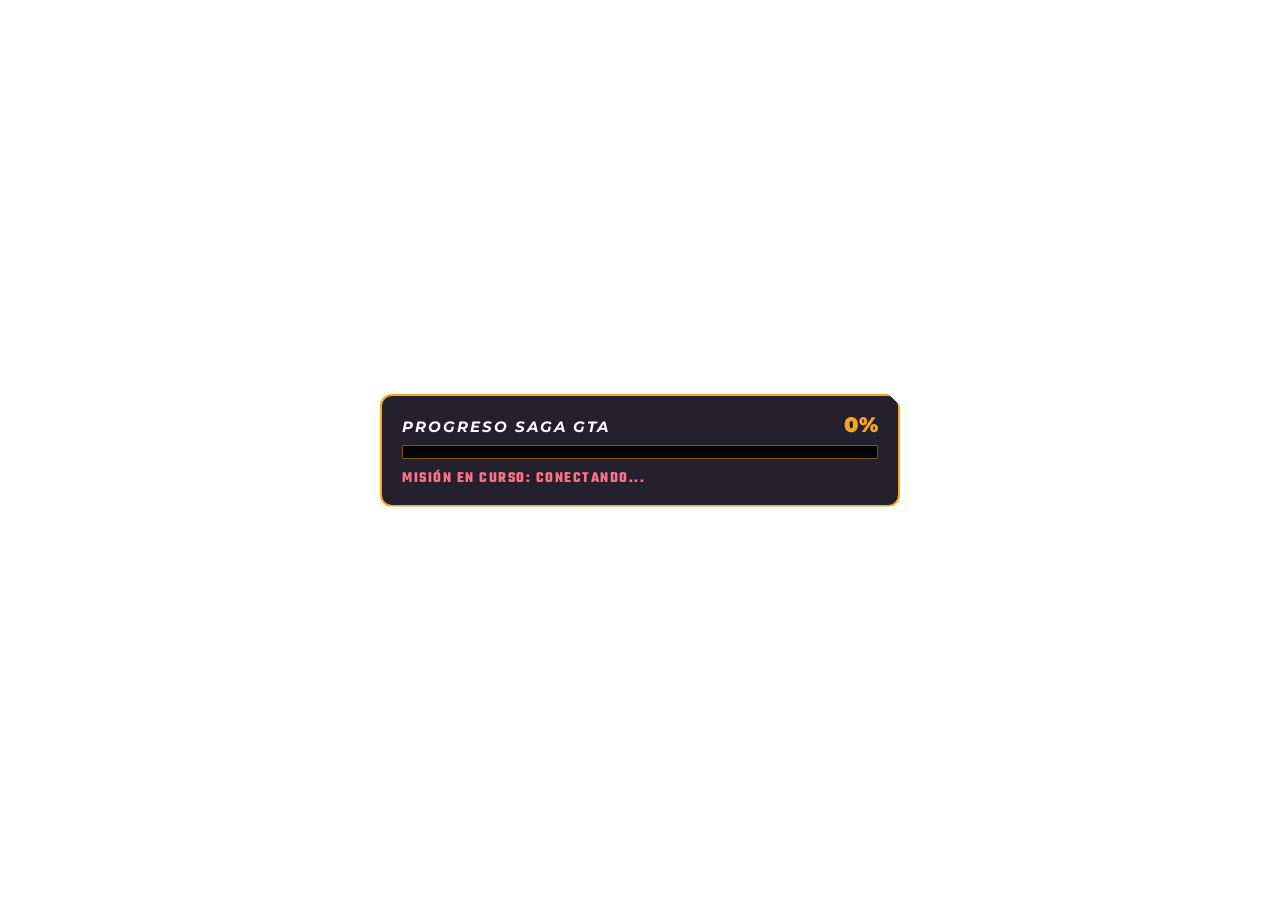
<file: widget-progreso.html>
<!DOCTYPE html>
<html lang="es">
<head>
    <meta charset="UTF-8">
    <meta name="viewport" content="width=device-width, initial-scale=1.0">
    <title>Widget Barra de Progreso GTA</title>
    <link href="https://fonts.googleapis.com/css2?family=Montserrat:ital,wght@1,900&family=Teko:wght@700&display=swap" rel="stylesheet">
    <style>
        * { box-sizing: border-box; margin: 0; padding: 0; }
        
        body {
            background: transparent;
            font-family: 'Montserrat', sans-serif;
            color: #fff;
            display: flex;
            justify-content: center;
            align-items: center;
            height: 100vh;
            overflow: hidden;
        }

        .widget-container {
            width: 520px;
            background: rgba(18, 14, 28, 0.92);
            backdrop-filter: blur(10px);
            border: 2px solid #f5a623;
            border-radius: 12px;
            padding: 16px 20px;
            box-shadow: 0 0 30px rgba(245, 166, 35, 0.35);
            clip-path: polygon(0 0, calc(100% - 12px) 0, 100% 12px, 100% 100%, 0 100%);
        }

        .widget-header {
            display: flex;
            justify-content: space-between;
            align-items: baseline;
            margin-bottom: 8px;
        }

        .widget-header h3 {
            font-size: 0.95rem;
            font-style: italic;
            text-transform: uppercase;
            letter-spacing: 2px;
            color: #fff;
        }

        #globalPctDisplay {
            font-size: 1.3rem;
            font-weight: 900;
            color: #f5a623;
        }

        .global-bar-bg {
            background-color: #050408;
            height: 14px;
            border-radius: 2px;
            overflow: hidden;
            border: 1px solid rgba(245, 166, 35, 0.5);
            box-shadow: inset 0 2px 4px rgba(0,0,0,0.8);
        }

        .global-bar-fill {
            height: 100%;
            width: 0%;
            background: linear-gradient(90deg, #f5a623, #f43f5e, #00f0ff);
            transition: width 0.5s ease;
            box-shadow: 0 0 10px #f5a623;
        }

        #globalStatsText {
            margin-top: 8px;
            font-size: 0.95rem;
            color: #fb7185;
            text-transform: uppercase;
            font-family: 'Teko', sans-serif;
            font-weight: 700;
            letter-spacing: 1.5px;
            white-space: nowrap;
            overflow: hidden;
            text-overflow: ellipsis;
        }
    </style>
</head>
<body>

    <div class="widget-container">
        <div class="widget-header">
            <h3>Progreso Saga GTA</h3>
            <span id="globalPctDisplay">0%</span>
        </div>
        <div class="global-bar-bg">
            <div id="globalBarFill" class="global-bar-fill"></div>
        </div>
        <p id="globalStatsText">Misión en curso: Conectando...</p>
    </div>

    <script>
        const TOTAL_MISSIONS = 287;
        const BIN_ID = '66d7adbee41b4d34e42a98f1';
        const API_KEY = '$2a$10$7vN5eL4iZ8qB0.9J3lVlUeJ6wS4uWn0qG.E6j9YfL2oA6fU9lC3q.';

        function render(data) {
            if (!data) return;
            const completed = data.totalCompleted || 0;
            const pct = Math.min(100, Math.round((completed / TOTAL_MISSIONS) * 100));
            const missionName = data.activeMission || "Explorando la Saga GTA";

            document.getElementById('globalPctDisplay').innerText = `${pct}%`;
            document.getElementById('globalBarFill').style.width = `${pct}%`;
            document.getElementById('globalStatsText').innerText = `Misión en curso: ${missionName}`;
        }

        async function pullCloudUpdate() {
            try {
                const res = await fetch(`https://api.jsonbin.io/v3/b/${BIN_ID}/latest?nocache=${new Date().getTime()}`, {
                    headers: { 'X-Master-Key': API_KEY }
                });
                if (res.ok) {
                    const json = await res.json();
                    render(json.record || json);
                }
            } catch (e) {}
        }

        setInterval(pullCloudUpdate, 2500);
        pullCloudUpdate();
    </script>
</body>
</html>
</file>
